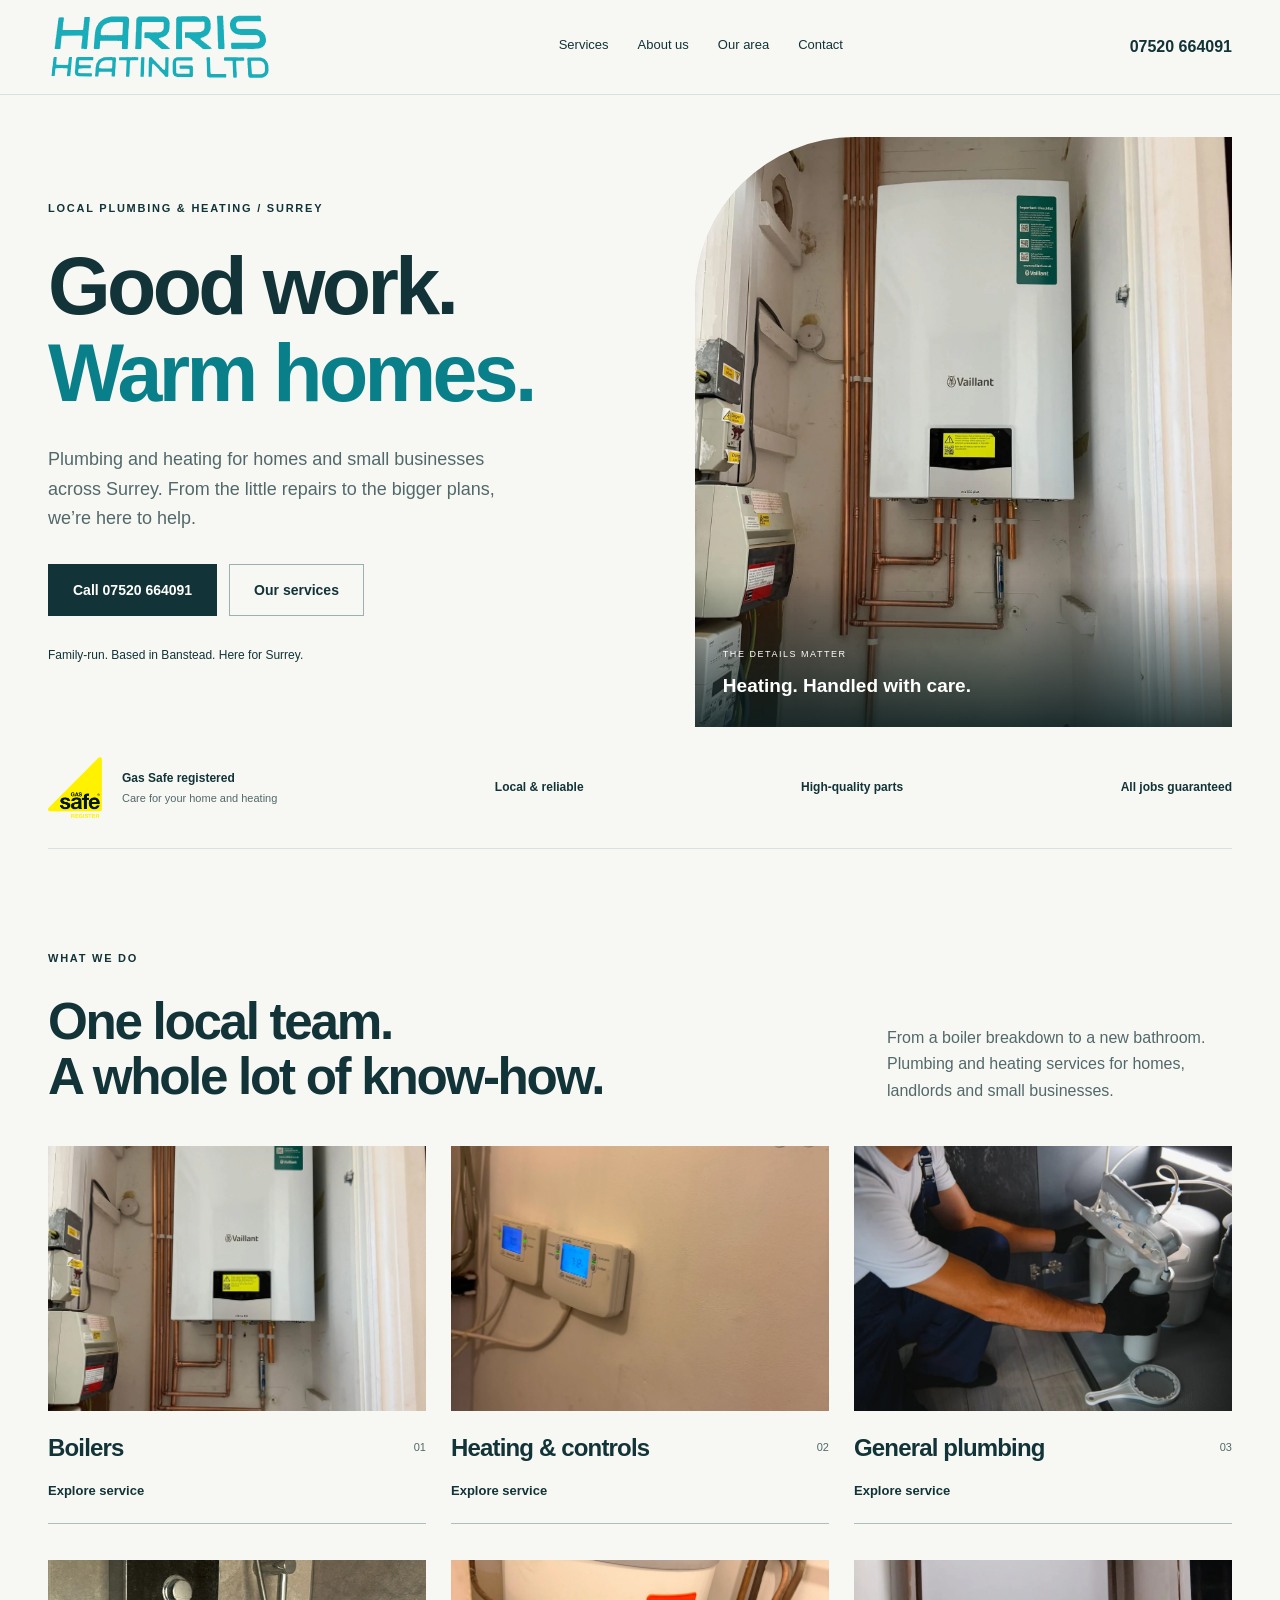
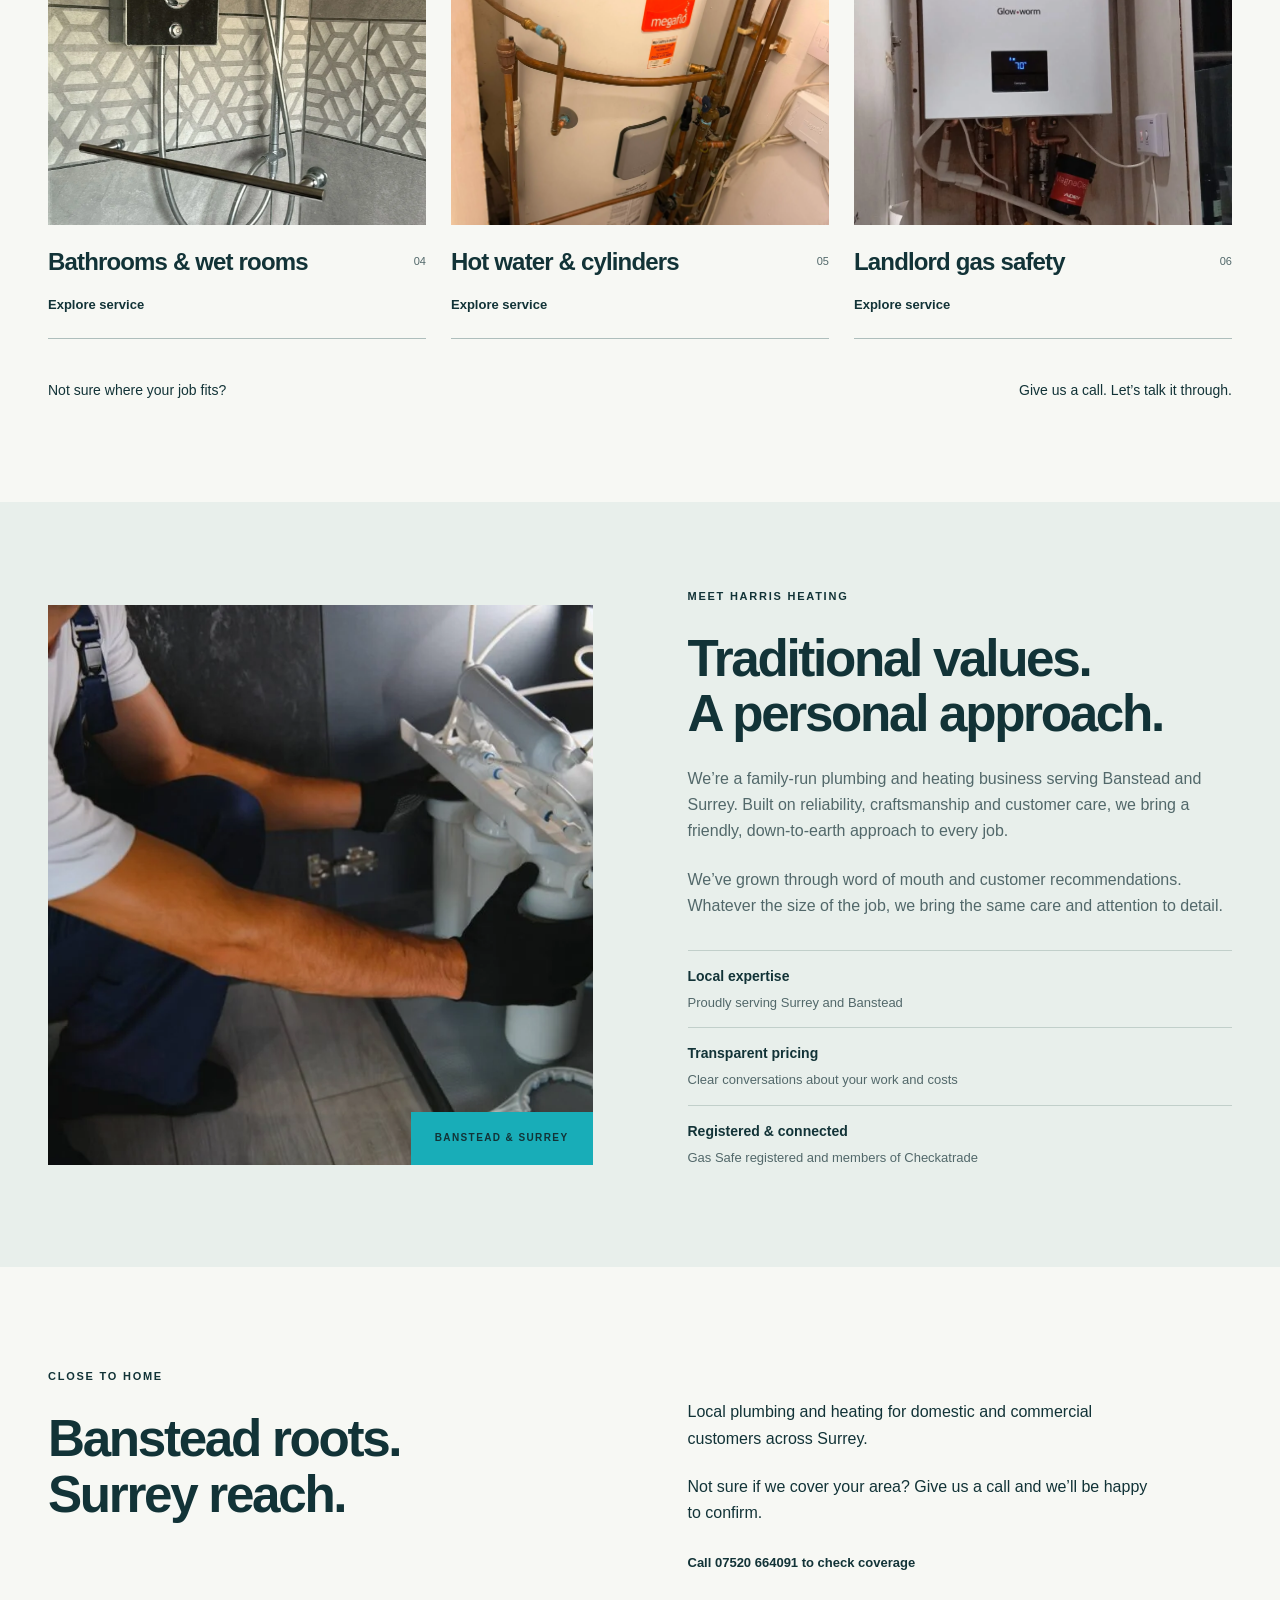
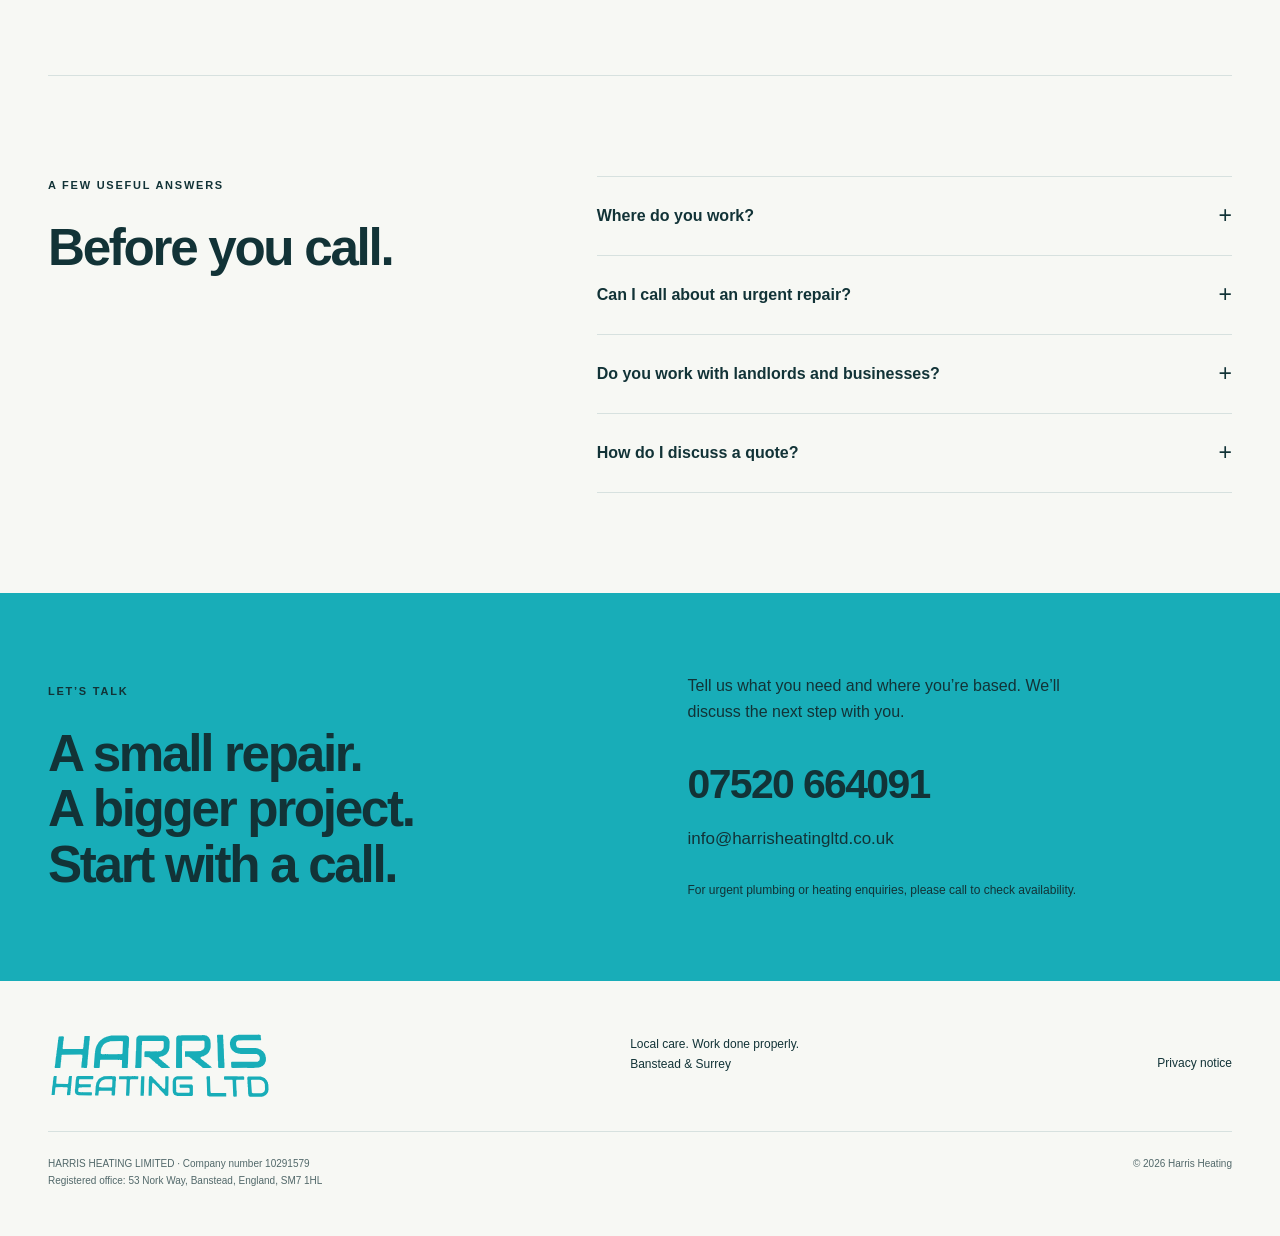
<file: index.html>
<!doctype html><html lang="en-GB"><head><meta charset="utf-8"><meta name="viewport" content="width=device-width,initial-scale=1"><meta name="theme-color" content="#18adb8"><title>Plumbing & Heating in Banstead & Surrey | Harris Heating</title><meta name="description" content="Plumbing and heating for homes and small businesses across Surrey. From the little repairs to the bigger plans, we’re here to help."><link rel="canonical" href="https://harrisheatingltd.co.uk/"><link rel="icon" href="favicon.ico" sizes="any"><link rel="icon" type="image/svg+xml" href="assets/favicon.svg"><link rel="apple-touch-icon" href="assets/apple-touch-icon.png"><link rel="stylesheet" href="style.css"><script src="script.js" defer></script></head><body data-page="home"><div id="site"><a class="skip" href="#main">Skip to content</a><header><div class="nav-wrap"><a class="brand" href="index.html" aria-label="Harris Heating home"><img class="company-logo" src="assets/harris-heating-logo.svg" alt="Harris Heating Ltd" width="1020" height="320"></a><button class="menu" aria-controls="navigation" aria-expanded="false">Menu</button><nav id="navigation" aria-label="Main navigation"><a href="index.html#services">Services</a><a href="index.html#about">About us</a><a href="index.html#areas">Our area</a><a href="#contact">Contact</a></nav><a class="nav-call" href="tel:+447520664091">07520 664091</a></div></header><main id="main"><section class="hero"><div class="wrap hero-grid"><div class="hero-copy"><p class="eyebrow">LOCAL PLUMBING & HEATING / SURREY</p><h1>Good work.<br><span>Warm homes.</span></h1><p class="lead">Plumbing and heating for homes and small businesses across Surrey. From the little repairs to the bigger plans, we’re here to help.</p><div class="actions"><a class="button" href="tel:+447520664091">Call 07520 664091</a><a class="button secondary" href="#services">Our services</a></div><p class="hero-foot">Family-run. Based in Banstead. Here for Surrey.</p></div><div class="hero-image"><img class="" src="assets/boiler-installation.webp" alt="Wall-mounted boiler with copper pipework" width="1000" height="1200" fetchpriority="high"><div class="photo-label"><span>THE DETAILS MATTER</span><strong>Heating. Handled with care.</strong></div></div></div></section><section class="trust wrap"><div><img src="assets/gas-safe-trans.png" alt="Gas Safe Register" width="106" height="120"><p><strong>Gas Safe registered</strong><span>Care for your home and heating</span></p></div><p>Local & reliable</p><p>High-quality parts</p><p>All jobs guaranteed</p></section><section class="wrap section" id="services"><div class="section-head reveal"><div><p class="eyebrow">WHAT WE DO</p><h2>One local team.<br>A whole lot of know-how.</h2></div><p>From a boiler breakdown to a new bathroom. Plumbing and heating services for homes, landlords and small businesses.</p></div><div class="services"><a class="service reveal" href="boilers.html"><img class="" src="assets/boiler-installation.webp" alt="Wall-mounted boiler with copper pipework" width="1000" height="1200" loading="lazy"><div><span class="number">01</span><h3>Boilers</h3><span class="text-link">Explore service</span></div></a><a class="service reveal" href="heating.html"><img class="" src="assets/heating-controls.webp" alt="Heating controls and system equipment" width="1000" height="1200" loading="lazy"><div><span class="number">02</span><h3>Heating & controls</h3><span class="text-link">Explore service</span></div></a><a class="service reveal" href="plumbing.html"><img class="" src="assets/plumber-working.webp" alt="Plumbing work beneath a sink" width="1000" height="1200" loading="lazy"><div><span class="number">03</span><h3>General plumbing</h3><span class="text-link">Explore service</span></div></a><a class="service reveal" href="bathrooms.html"><img class="" src="assets/bathroom-shower.webp" alt="Shower installation with patterned wall tiles" width="1000" height="1200" loading="lazy"><div><span class="number">04</span><h3>Bathrooms & wet rooms</h3><span class="text-link">Explore service</span></div></a><a class="service reveal" href="hot-water.html"><img class="" src="assets/hot-water-system.webp" alt="Hot water cylinder and associated copper pipework" width="1000" height="1200" loading="lazy"><div><span class="number">05</span><h3>Hot water & cylinders</h3><span class="text-link">Explore service</span></div></a><a class="service reveal" href="gas-safety.html"><img class="" src="assets/boiler-service.webp" alt="Gas boiler and connected pipework" width="1000" height="1200" loading="lazy"><div><span class="number">06</span><h3>Landlord gas safety</h3><span class="text-link">Explore service</span></div></a></div><div class="service-note"><p>Not sure where your job fits?</p><a href="tel:+447520664091">Give us a call. Let’s talk it through.</a></div></section><section class="about" id="about"><div class="wrap about-grid"><div class="about-photo reveal"><img class="" src="assets/plumber-working.webp" alt="Plumbing work beneath a sink" width="1000" height="1200" loading="lazy"><span>BANSTEAD & SURREY</span></div><div class="reveal"><p class="eyebrow">MEET HARRIS HEATING</p><h2>Traditional values.<br>A personal approach.</h2><p>We’re a family-run plumbing and heating business serving Banstead and Surrey. Built on reliability, craftsmanship and customer care, we bring a friendly, down-to-earth approach to every job.</p><p>We’ve grown through word of mouth and customer recommendations. Whatever the size of the job, we bring the same care and attention to detail.</p><dl><div><dt>Local expertise</dt><dd>Proudly serving Surrey and Banstead</dd></div><div><dt>Transparent pricing</dt><dd>Clear conversations about your work and costs</dd></div><div><dt>Registered & connected</dt><dd>Gas Safe registered and members of Checkatrade</dd></div></dl></div></div></section><section class="wrap areas section" id="areas"><div class="reveal"><p class="eyebrow">CLOSE TO HOME</p><h2>Banstead roots.<br>Surrey reach.</h2></div><div class="reveal"><p>Local plumbing and heating for domestic and commercial customers across Surrey.</p><p>Not sure if we cover your area? Give us a call and we’ll be happy to confirm.</p><a class="text-link" href="tel:+447520664091">Call 07520 664091 to check coverage</a></div></section><section class="faq wrap section"><div><p class="eyebrow">A FEW USEFUL ANSWERS</p><h2>Before you call.</h2></div><div><details><summary>Where do you work?<span aria-hidden="true">+</span></summary><p>We serve domestic and commercial customers across Surrey, including Banstead. Contact us with your postcode to discuss your job.</p></details><details><summary>Can I call about an urgent repair?<span aria-hidden="true">+</span></summary><p>Yes, emergency call outs are among our services. Please call to discuss the issue and confirm current availability.</p></details><details><summary>Do you work with landlords and businesses?<span aria-hidden="true">+</span></summary><p>Yes. We work with homeowners, landlords and small businesses, including landlord gas safety checks.</p></details><details><summary>How do I discuss a quote?<span aria-hidden="true">+</span></summary><p>Call or email with your postcode and a brief description of the work. For an installation, photos and details of your existing system are useful.</p></details></div></section><section class="contact" id="contact"><div class="wrap contact-grid"><div><p class="eyebrow">LET’S TALK</p><h2>A small repair.<br>A bigger project.<br>Start with a call.</h2></div><div><p>Tell us what you need and where you’re based. We’ll discuss the next step with you.</p><a class="big-phone" href="tel:+447520664091">07520 664091</a><a class="email" href="mailto:info@harrisheatingltd.co.uk">info@harrisheatingltd.co.uk</a><p class="small">For urgent plumbing or heating enquiries, please call to check availability.</p></div></div></section></main><footer class="wrap"><div class="footer-top"><a class="brand" href="index.html"><img class="company-logo" src="assets/harris-heating-logo.svg" alt="Harris Heating Ltd" width="1020" height="320" loading="lazy"></a><p>Local care. Work done properly.<br>Banstead & Surrey</p><a href="privacy.html">Privacy notice</a></div><div class="legal"><p>HARRIS HEATING LIMITED · Company number 10291579<br>Registered office: 53 Nork Way, Banstead, England, SM7 1HL</p><p>© 2026 Harris Heating</p></div></footer><div class="mobile-call"><a class="button" href="tel:+447520664091">Call 07520 664091</a></div></div></body></html>
</file>
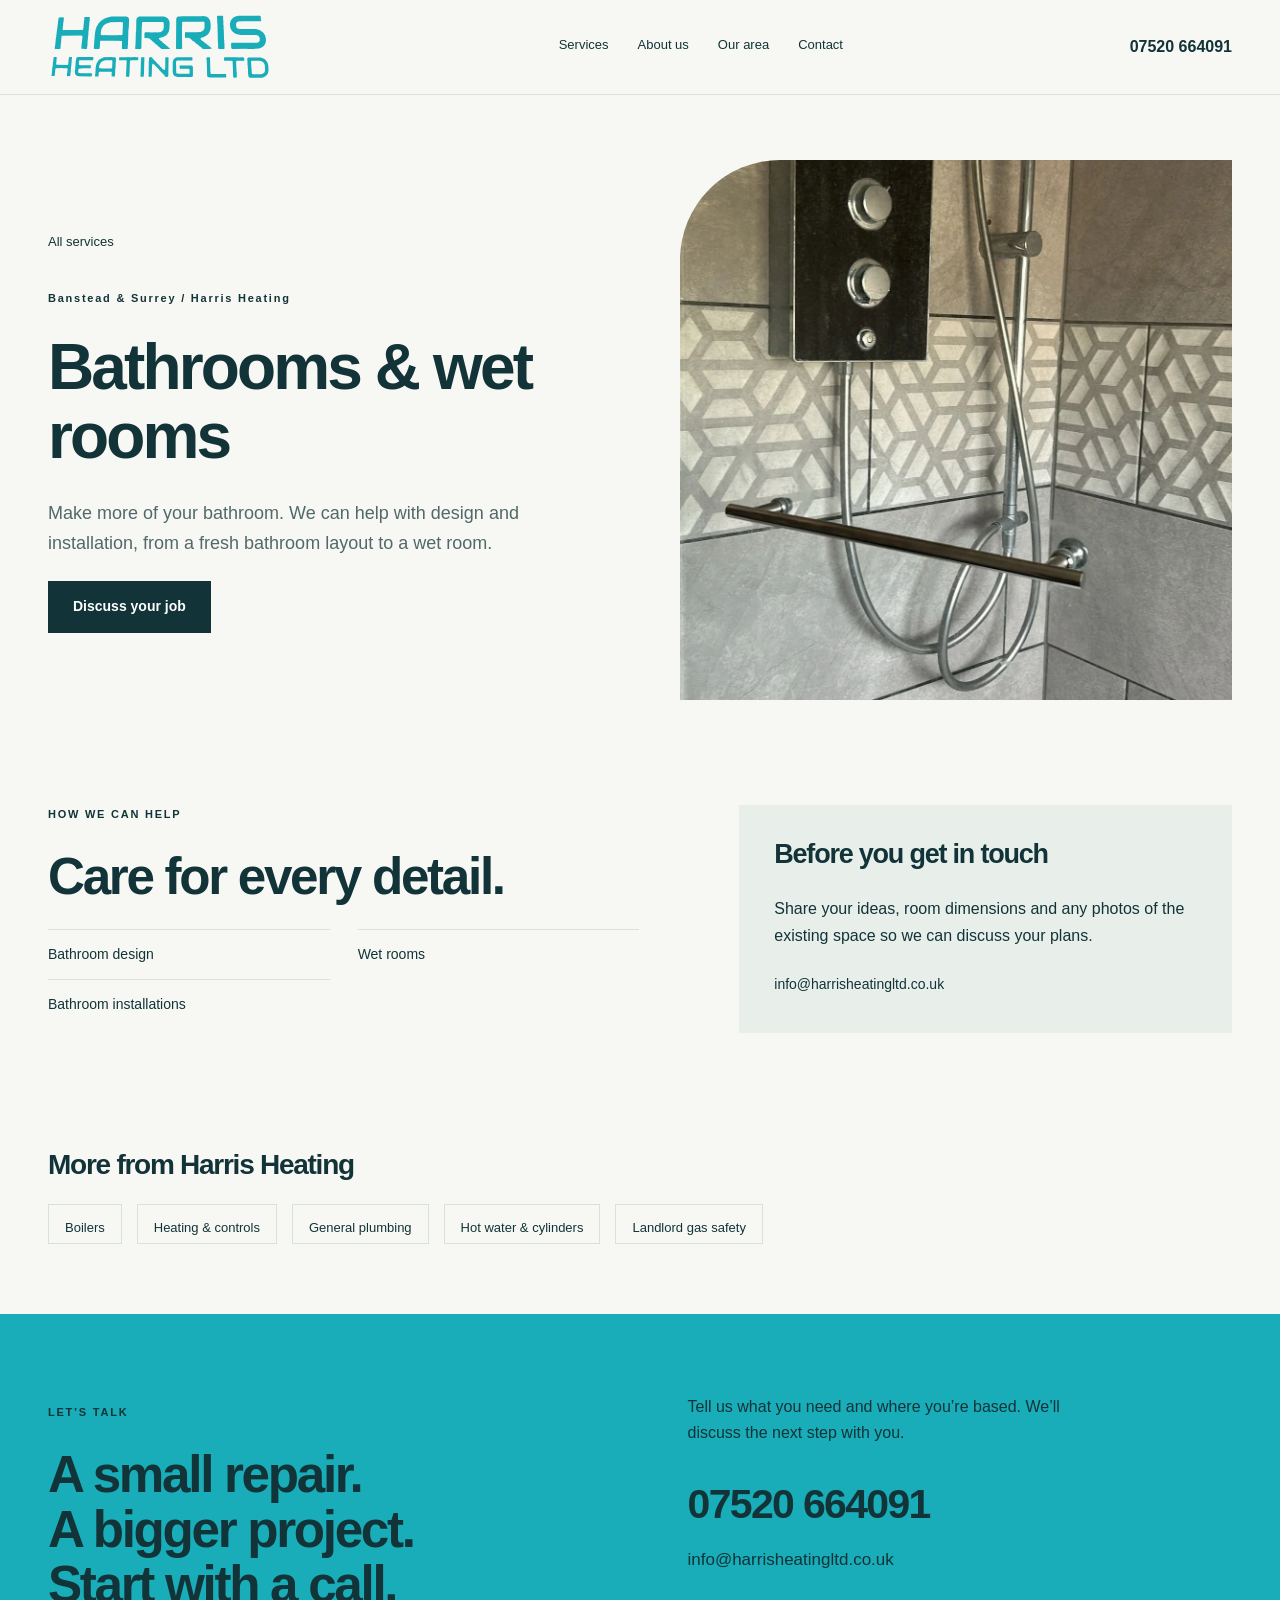
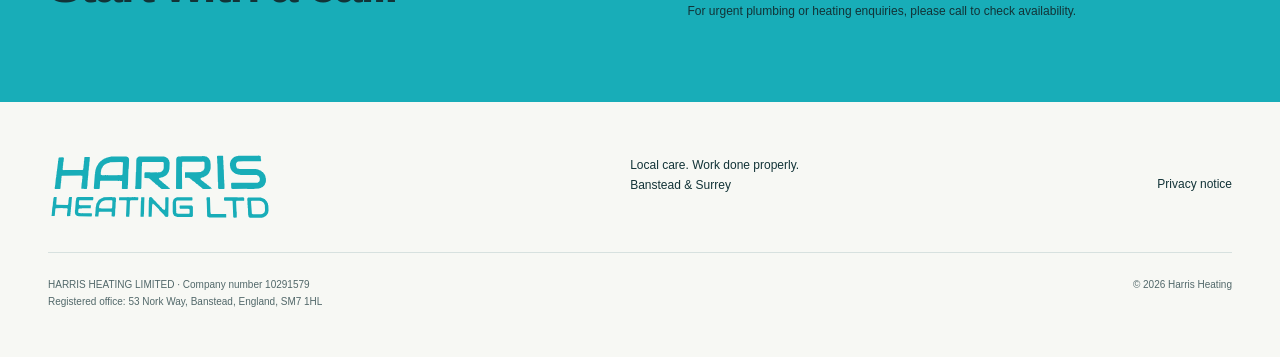
<file: bathrooms.html>
<!doctype html><html lang="en-GB"><head><meta charset="utf-8"><meta name="viewport" content="width=device-width,initial-scale=1"><meta name="theme-color" content="#18adb8"><title>Bathrooms & wet rooms in Surrey | Harris Heating</title><meta name="description" content="Make more of your bathroom. We can help with design and installation, from a fresh bathroom layout to a wet room."><link rel="canonical" href="https://harrisheatingltd.co.uk/bathrooms.html"><link rel="icon" href="favicon.ico" sizes="any"><link rel="icon" type="image/svg+xml" href="assets/favicon.svg"><link rel="apple-touch-icon" href="assets/apple-touch-icon.png"><link rel="stylesheet" href="style.css"><script src="script.js" defer></script></head><body data-page="bathrooms"><div id="site"><a class="skip" href="#main">Skip to content</a><header><div class="nav-wrap"><a class="brand" href="index.html" aria-label="Harris Heating home"><img class="company-logo" src="assets/harris-heating-logo.svg" alt="Harris Heating Ltd" width="1020" height="320"></a><button class="menu" aria-controls="navigation" aria-expanded="false">Menu</button><nav id="navigation" aria-label="Main navigation"><a href="index.html#services">Services</a><a href="index.html#about">About us</a><a href="index.html#areas">Our area</a><a href="#contact">Contact</a></nav><a class="nav-call" href="tel:+447520664091">07520 664091</a></div></header><main id="main"><section class="wrap detail-hero"><div><a class="back" href="index.html#services">All services</a><p class="eyebrow">Banstead & Surrey / Harris Heating</p><h1>Bathrooms & wet rooms</h1><p class="lead">Make more of your bathroom. We can help with design and installation, from a fresh bathroom layout to a wet room.</p><a class="button" href="tel:+447520664091">Discuss your job</a></div><img class="detail-photo" src="assets/bathroom-shower.webp" alt="Shower installation with patterned wall tiles" width="1000" height="1200" fetchpriority="high"></section><section class="wrap detail-body"><div><p class="eyebrow">HOW WE CAN HELP</p><h2>Care for every detail.</h2><ul class="service-list"><li>Bathroom design</li><li>Bathroom installations</li><li>Wet rooms</li></ul></div><aside><h3>Before you get in touch</h3><p>Share your ideas, room dimensions and any photos of the existing space so we can discuss your plans.</p><a href="mailto:info@harrisheatingltd.co.uk">info@harrisheatingltd.co.uk</a></aside></section><section class="wrap other"><h2>More from Harris Heating</h2><div class="related"><a href="boilers.html">Boilers</a><a href="heating.html">Heating & controls</a><a href="plumbing.html">General plumbing</a><a href="hot-water.html">Hot water & cylinders</a><a href="gas-safety.html">Landlord gas safety</a></div></section><section class="contact" id="contact"><div class="wrap contact-grid"><div><p class="eyebrow">LET’S TALK</p><h2>A small repair.<br>A bigger project.<br>Start with a call.</h2></div><div><p>Tell us what you need and where you’re based. We’ll discuss the next step with you.</p><a class="big-phone" href="tel:+447520664091">07520 664091</a><a class="email" href="mailto:info@harrisheatingltd.co.uk">info@harrisheatingltd.co.uk</a><p class="small">For urgent plumbing or heating enquiries, please call to check availability.</p></div></div></section></main><footer class="wrap"><div class="footer-top"><a class="brand" href="index.html"><img class="company-logo" src="assets/harris-heating-logo.svg" alt="Harris Heating Ltd" width="1020" height="320" loading="lazy"></a><p>Local care. Work done properly.<br>Banstead & Surrey</p><a href="privacy.html">Privacy notice</a></div><div class="legal"><p>HARRIS HEATING LIMITED · Company number 10291579<br>Registered office: 53 Nork Way, Banstead, England, SM7 1HL</p><p>© 2026 Harris Heating</p></div></footer><div class="mobile-call"><a class="button" href="tel:+447520664091">Call 07520 664091</a></div></div></body></html>
</file>
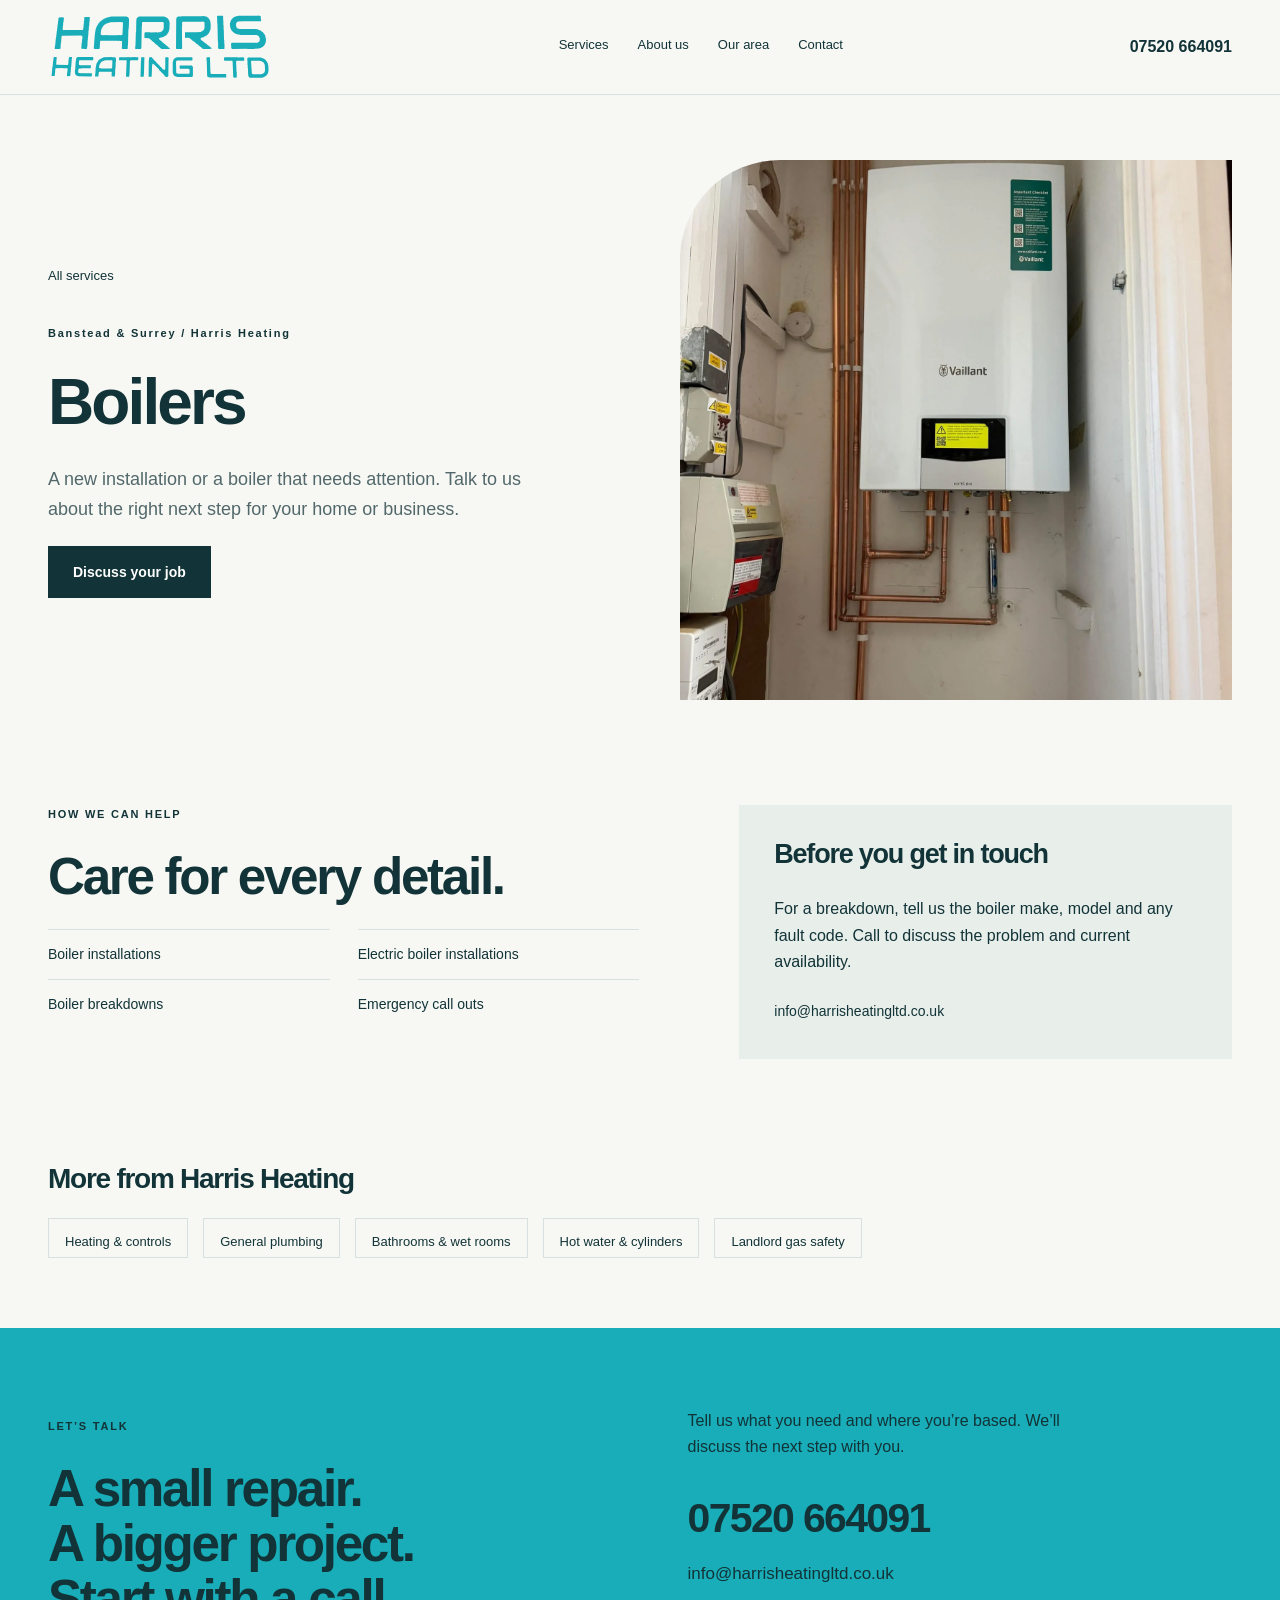
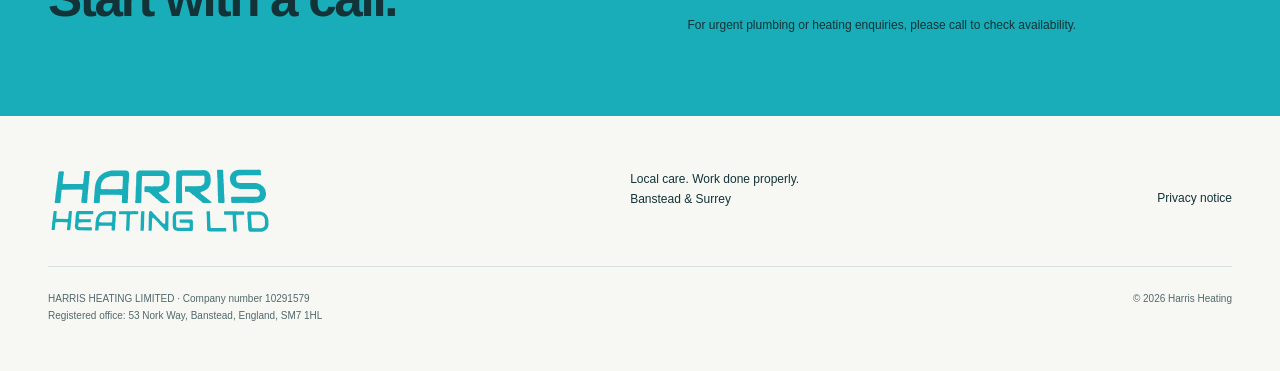
<file: boilers.html>
<!doctype html><html lang="en-GB"><head><meta charset="utf-8"><meta name="viewport" content="width=device-width,initial-scale=1"><meta name="theme-color" content="#18adb8"><title>Boilers in Surrey | Harris Heating</title><meta name="description" content="A new installation or a boiler that needs attention. Talk to us about the right next step for your home or business."><link rel="canonical" href="https://harrisheatingltd.co.uk/boilers.html"><link rel="icon" href="favicon.ico" sizes="any"><link rel="icon" type="image/svg+xml" href="assets/favicon.svg"><link rel="apple-touch-icon" href="assets/apple-touch-icon.png"><link rel="stylesheet" href="style.css"><script src="script.js" defer></script></head><body data-page="boilers"><div id="site"><a class="skip" href="#main">Skip to content</a><header><div class="nav-wrap"><a class="brand" href="index.html" aria-label="Harris Heating home"><img class="company-logo" src="assets/harris-heating-logo.svg" alt="Harris Heating Ltd" width="1020" height="320"></a><button class="menu" aria-controls="navigation" aria-expanded="false">Menu</button><nav id="navigation" aria-label="Main navigation"><a href="index.html#services">Services</a><a href="index.html#about">About us</a><a href="index.html#areas">Our area</a><a href="#contact">Contact</a></nav><a class="nav-call" href="tel:+447520664091">07520 664091</a></div></header><main id="main"><section class="wrap detail-hero"><div><a class="back" href="index.html#services">All services</a><p class="eyebrow">Banstead & Surrey / Harris Heating</p><h1>Boilers</h1><p class="lead">A new installation or a boiler that needs attention. Talk to us about the right next step for your home or business.</p><a class="button" href="tel:+447520664091">Discuss your job</a></div><img class="detail-photo" src="assets/boiler-installation.webp" alt="Wall-mounted boiler with copper pipework" width="1000" height="1200" fetchpriority="high"></section><section class="wrap detail-body"><div><p class="eyebrow">HOW WE CAN HELP</p><h2>Care for every detail.</h2><ul class="service-list"><li>Boiler installations</li><li>Boiler breakdowns</li><li>Electric boiler installations</li><li>Emergency call outs</li></ul></div><aside><h3>Before you get in touch</h3><p>For a breakdown, tell us the boiler make, model and any fault code. Call to discuss the problem and current availability.</p><a href="mailto:info@harrisheatingltd.co.uk">info@harrisheatingltd.co.uk</a></aside></section><section class="wrap other"><h2>More from Harris Heating</h2><div class="related"><a href="heating.html">Heating & controls</a><a href="plumbing.html">General plumbing</a><a href="bathrooms.html">Bathrooms & wet rooms</a><a href="hot-water.html">Hot water & cylinders</a><a href="gas-safety.html">Landlord gas safety</a></div></section><section class="contact" id="contact"><div class="wrap contact-grid"><div><p class="eyebrow">LET’S TALK</p><h2>A small repair.<br>A bigger project.<br>Start with a call.</h2></div><div><p>Tell us what you need and where you’re based. We’ll discuss the next step with you.</p><a class="big-phone" href="tel:+447520664091">07520 664091</a><a class="email" href="mailto:info@harrisheatingltd.co.uk">info@harrisheatingltd.co.uk</a><p class="small">For urgent plumbing or heating enquiries, please call to check availability.</p></div></div></section></main><footer class="wrap"><div class="footer-top"><a class="brand" href="index.html"><img class="company-logo" src="assets/harris-heating-logo.svg" alt="Harris Heating Ltd" width="1020" height="320" loading="lazy"></a><p>Local care. Work done properly.<br>Banstead & Surrey</p><a href="privacy.html">Privacy notice</a></div><div class="legal"><p>HARRIS HEATING LIMITED · Company number 10291579<br>Registered office: 53 Nork Way, Banstead, England, SM7 1HL</p><p>© 2026 Harris Heating</p></div></footer><div class="mobile-call"><a class="button" href="tel:+447520664091">Call 07520 664091</a></div></div></body></html>
</file>
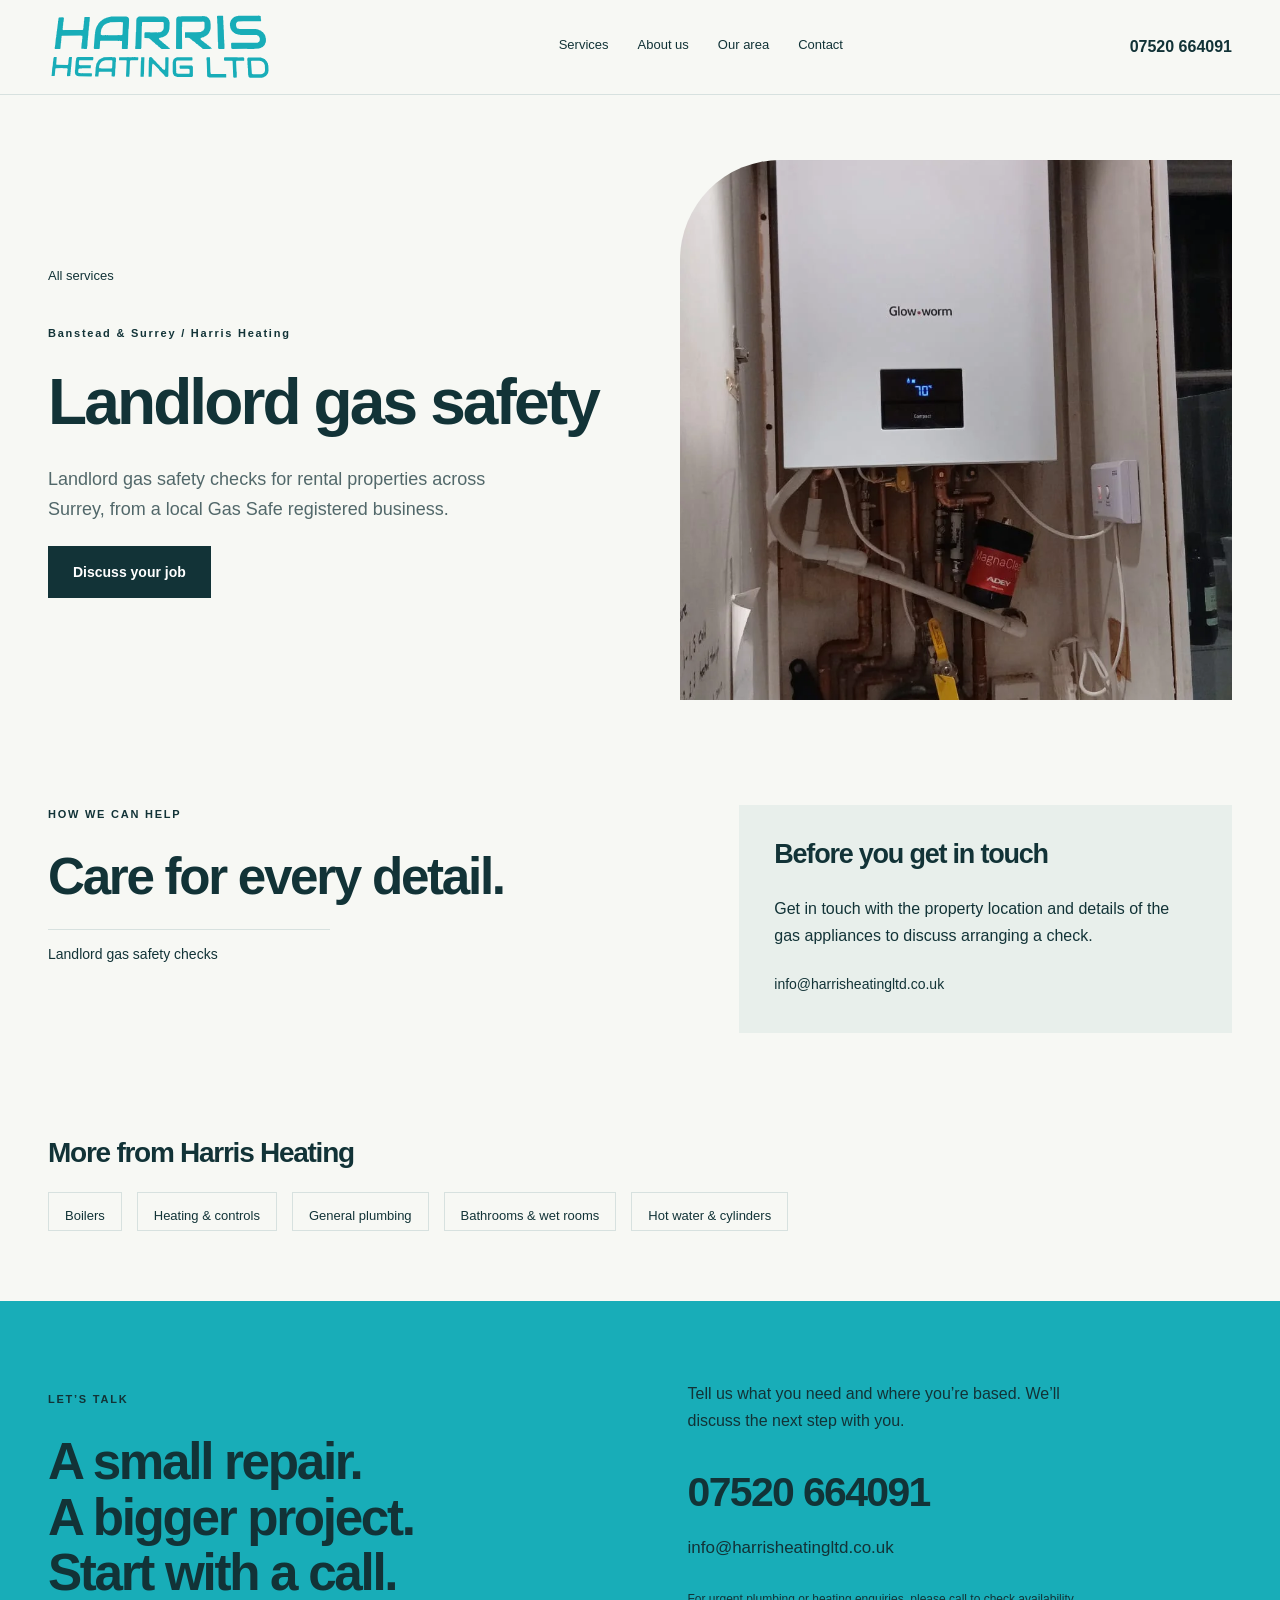
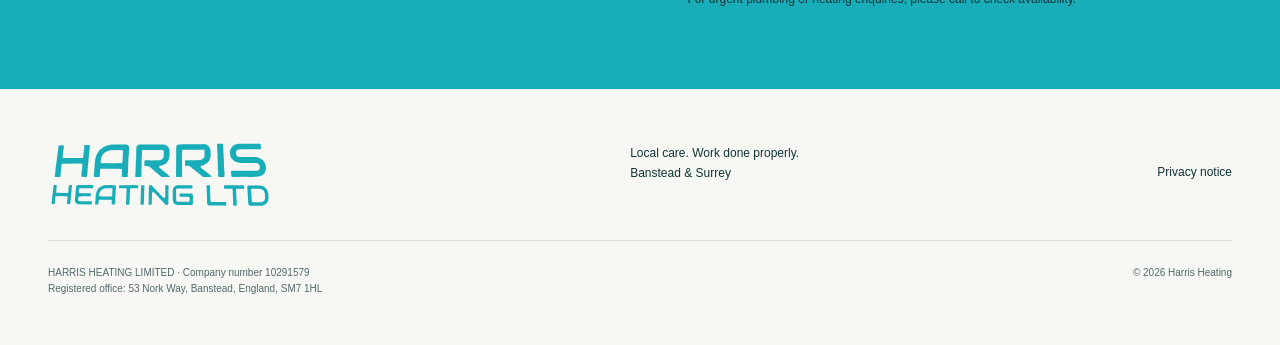
<file: gas-safety.html>
<!doctype html><html lang="en-GB"><head><meta charset="utf-8"><meta name="viewport" content="width=device-width,initial-scale=1"><meta name="theme-color" content="#18adb8"><title>Landlord gas safety in Surrey | Harris Heating</title><meta name="description" content="Landlord gas safety checks for rental properties across Surrey, from a local Gas Safe registered business."><link rel="canonical" href="https://harrisheatingltd.co.uk/gas-safety.html"><link rel="icon" href="favicon.ico" sizes="any"><link rel="icon" type="image/svg+xml" href="assets/favicon.svg"><link rel="apple-touch-icon" href="assets/apple-touch-icon.png"><link rel="stylesheet" href="style.css"><script src="script.js" defer></script></head><body data-page="gas-safety"><div id="site"><a class="skip" href="#main">Skip to content</a><header><div class="nav-wrap"><a class="brand" href="index.html" aria-label="Harris Heating home"><img class="company-logo" src="assets/harris-heating-logo.svg" alt="Harris Heating Ltd" width="1020" height="320"></a><button class="menu" aria-controls="navigation" aria-expanded="false">Menu</button><nav id="navigation" aria-label="Main navigation"><a href="index.html#services">Services</a><a href="index.html#about">About us</a><a href="index.html#areas">Our area</a><a href="#contact">Contact</a></nav><a class="nav-call" href="tel:+447520664091">07520 664091</a></div></header><main id="main"><section class="wrap detail-hero"><div><a class="back" href="index.html#services">All services</a><p class="eyebrow">Banstead & Surrey / Harris Heating</p><h1>Landlord gas safety</h1><p class="lead">Landlord gas safety checks for rental properties across Surrey, from a local Gas Safe registered business.</p><a class="button" href="tel:+447520664091">Discuss your job</a></div><img class="detail-photo" src="assets/boiler-service.webp" alt="Gas boiler and connected pipework" width="1000" height="1200" fetchpriority="high"></section><section class="wrap detail-body"><div><p class="eyebrow">HOW WE CAN HELP</p><h2>Care for every detail.</h2><ul class="service-list"><li>Landlord gas safety checks</li></ul></div><aside><h3>Before you get in touch</h3><p>Get in touch with the property location and details of the gas appliances to discuss arranging a check.</p><a href="mailto:info@harrisheatingltd.co.uk">info@harrisheatingltd.co.uk</a></aside></section><section class="wrap other"><h2>More from Harris Heating</h2><div class="related"><a href="boilers.html">Boilers</a><a href="heating.html">Heating & controls</a><a href="plumbing.html">General plumbing</a><a href="bathrooms.html">Bathrooms & wet rooms</a><a href="hot-water.html">Hot water & cylinders</a></div></section><section class="contact" id="contact"><div class="wrap contact-grid"><div><p class="eyebrow">LET’S TALK</p><h2>A small repair.<br>A bigger project.<br>Start with a call.</h2></div><div><p>Tell us what you need and where you’re based. We’ll discuss the next step with you.</p><a class="big-phone" href="tel:+447520664091">07520 664091</a><a class="email" href="mailto:info@harrisheatingltd.co.uk">info@harrisheatingltd.co.uk</a><p class="small">For urgent plumbing or heating enquiries, please call to check availability.</p></div></div></section></main><footer class="wrap"><div class="footer-top"><a class="brand" href="index.html"><img class="company-logo" src="assets/harris-heating-logo.svg" alt="Harris Heating Ltd" width="1020" height="320" loading="lazy"></a><p>Local care. Work done properly.<br>Banstead & Surrey</p><a href="privacy.html">Privacy notice</a></div><div class="legal"><p>HARRIS HEATING LIMITED · Company number 10291579<br>Registered office: 53 Nork Way, Banstead, England, SM7 1HL</p><p>© 2026 Harris Heating</p></div></footer><div class="mobile-call"><a class="button" href="tel:+447520664091">Call 07520 664091</a></div></div></body></html>
</file>
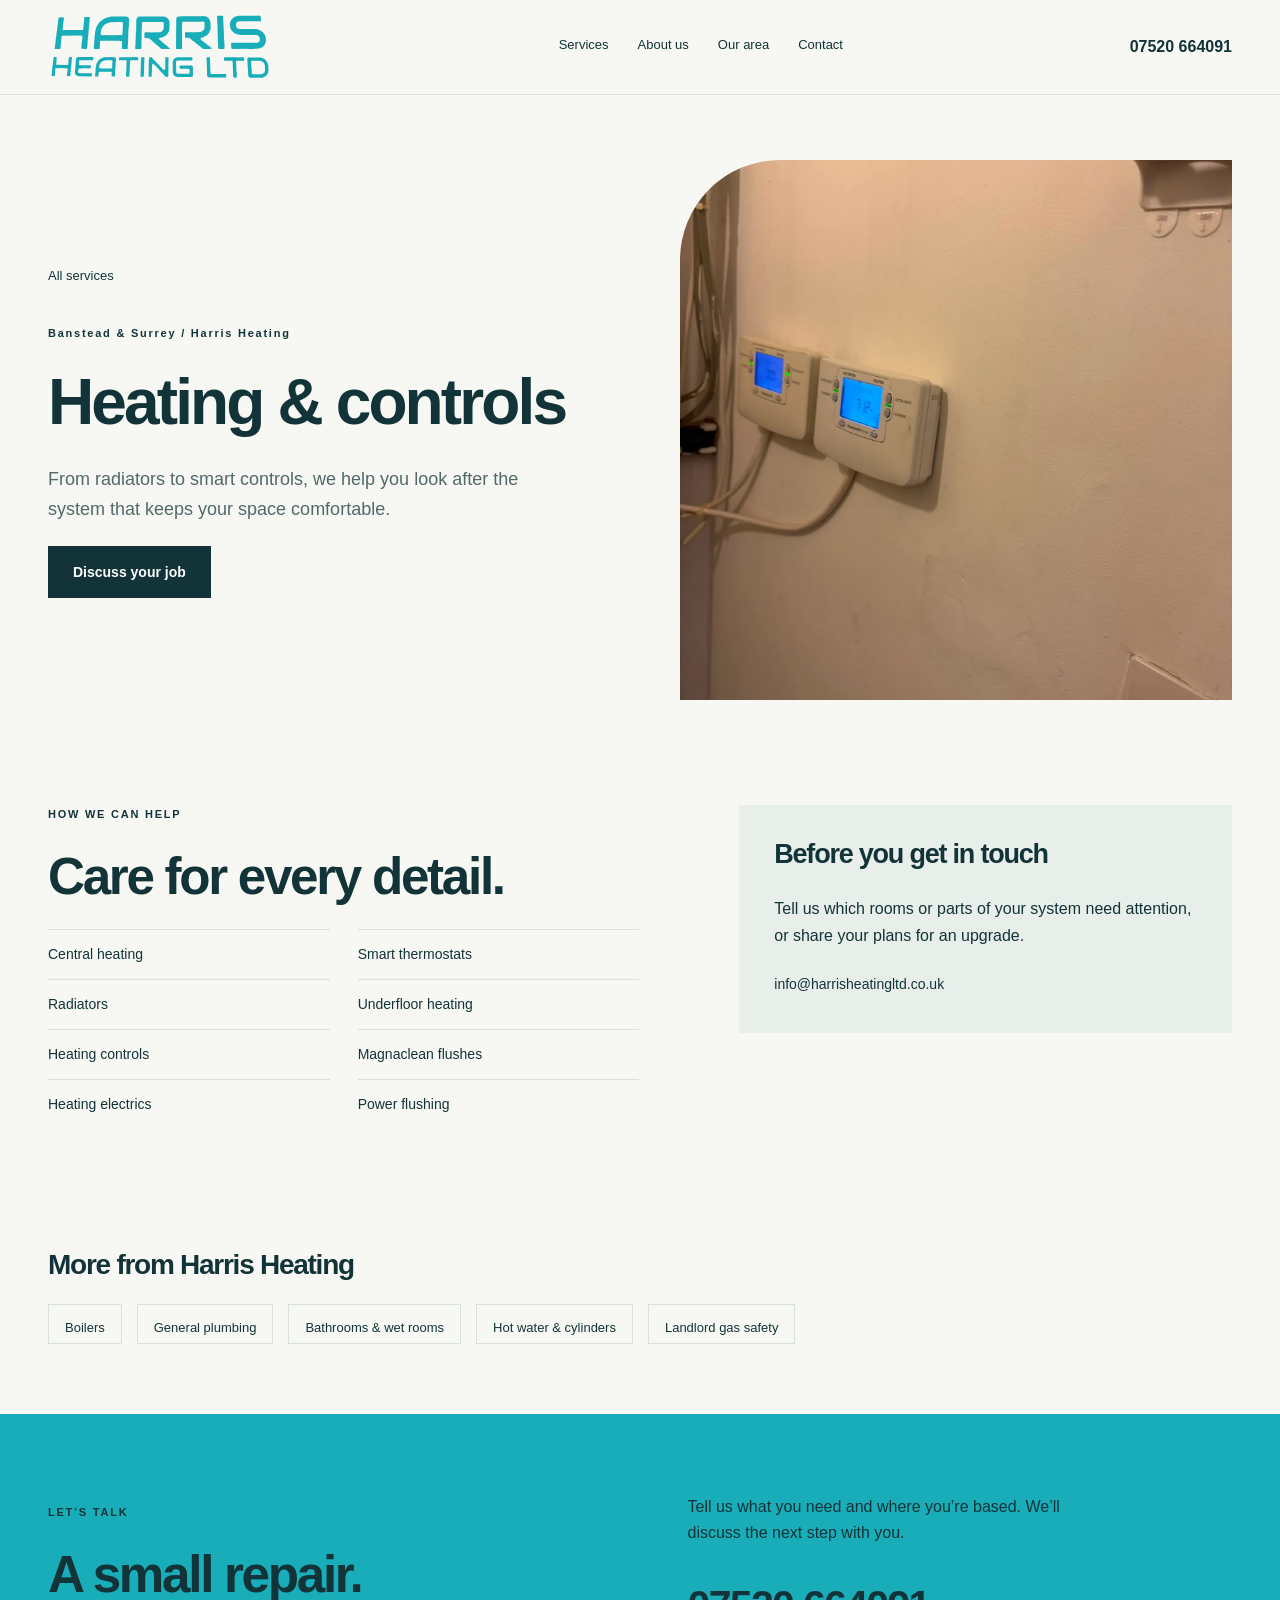
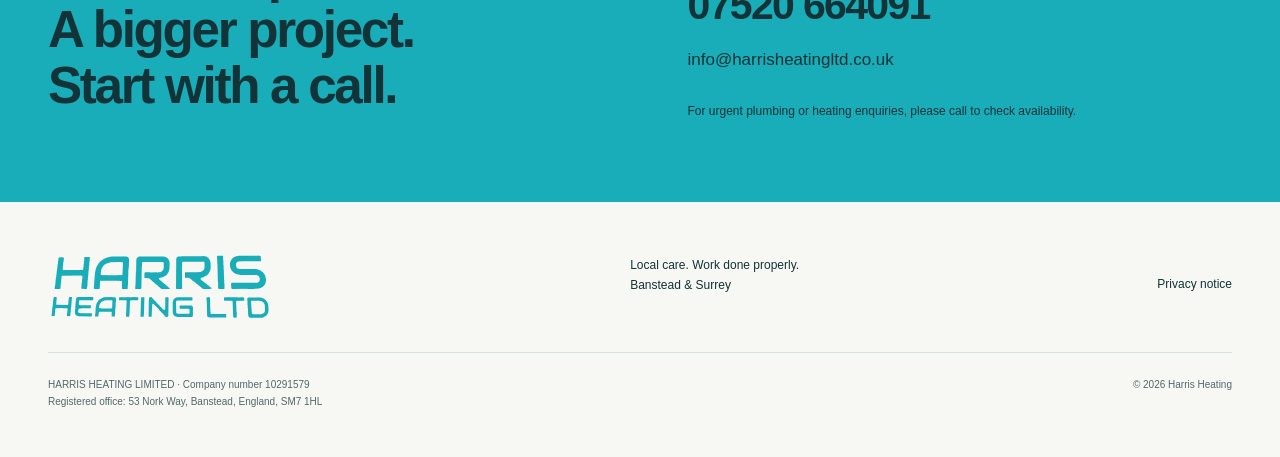
<file: heating.html>
<!doctype html><html lang="en-GB"><head><meta charset="utf-8"><meta name="viewport" content="width=device-width,initial-scale=1"><meta name="theme-color" content="#18adb8"><title>Heating & controls in Surrey | Harris Heating</title><meta name="description" content="From radiators to smart controls, we help you look after the system that keeps your space comfortable."><link rel="canonical" href="https://harrisheatingltd.co.uk/heating.html"><link rel="icon" href="favicon.ico" sizes="any"><link rel="icon" type="image/svg+xml" href="assets/favicon.svg"><link rel="apple-touch-icon" href="assets/apple-touch-icon.png"><link rel="stylesheet" href="style.css"><script src="script.js" defer></script></head><body data-page="heating"><div id="site"><a class="skip" href="#main">Skip to content</a><header><div class="nav-wrap"><a class="brand" href="index.html" aria-label="Harris Heating home"><img class="company-logo" src="assets/harris-heating-logo.svg" alt="Harris Heating Ltd" width="1020" height="320"></a><button class="menu" aria-controls="navigation" aria-expanded="false">Menu</button><nav id="navigation" aria-label="Main navigation"><a href="index.html#services">Services</a><a href="index.html#about">About us</a><a href="index.html#areas">Our area</a><a href="#contact">Contact</a></nav><a class="nav-call" href="tel:+447520664091">07520 664091</a></div></header><main id="main"><section class="wrap detail-hero"><div><a class="back" href="index.html#services">All services</a><p class="eyebrow">Banstead & Surrey / Harris Heating</p><h1>Heating & controls</h1><p class="lead">From radiators to smart controls, we help you look after the system that keeps your space comfortable.</p><a class="button" href="tel:+447520664091">Discuss your job</a></div><img class="detail-photo" src="assets/heating-controls.webp" alt="Heating controls and system equipment" width="1000" height="1200" fetchpriority="high"></section><section class="wrap detail-body"><div><p class="eyebrow">HOW WE CAN HELP</p><h2>Care for every detail.</h2><ul class="service-list"><li>Central heating</li><li>Radiators</li><li>Heating controls</li><li>Heating electrics</li><li>Smart thermostats</li><li>Underfloor heating</li><li>Magnaclean flushes</li><li>Power flushing</li></ul></div><aside><h3>Before you get in touch</h3><p>Tell us which rooms or parts of your system need attention, or share your plans for an upgrade.</p><a href="mailto:info@harrisheatingltd.co.uk">info@harrisheatingltd.co.uk</a></aside></section><section class="wrap other"><h2>More from Harris Heating</h2><div class="related"><a href="boilers.html">Boilers</a><a href="plumbing.html">General plumbing</a><a href="bathrooms.html">Bathrooms & wet rooms</a><a href="hot-water.html">Hot water & cylinders</a><a href="gas-safety.html">Landlord gas safety</a></div></section><section class="contact" id="contact"><div class="wrap contact-grid"><div><p class="eyebrow">LET’S TALK</p><h2>A small repair.<br>A bigger project.<br>Start with a call.</h2></div><div><p>Tell us what you need and where you’re based. We’ll discuss the next step with you.</p><a class="big-phone" href="tel:+447520664091">07520 664091</a><a class="email" href="mailto:info@harrisheatingltd.co.uk">info@harrisheatingltd.co.uk</a><p class="small">For urgent plumbing or heating enquiries, please call to check availability.</p></div></div></section></main><footer class="wrap"><div class="footer-top"><a class="brand" href="index.html"><img class="company-logo" src="assets/harris-heating-logo.svg" alt="Harris Heating Ltd" width="1020" height="320" loading="lazy"></a><p>Local care. Work done properly.<br>Banstead & Surrey</p><a href="privacy.html">Privacy notice</a></div><div class="legal"><p>HARRIS HEATING LIMITED · Company number 10291579<br>Registered office: 53 Nork Way, Banstead, England, SM7 1HL</p><p>© 2026 Harris Heating</p></div></footer><div class="mobile-call"><a class="button" href="tel:+447520664091">Call 07520 664091</a></div></div></body></html>
</file>
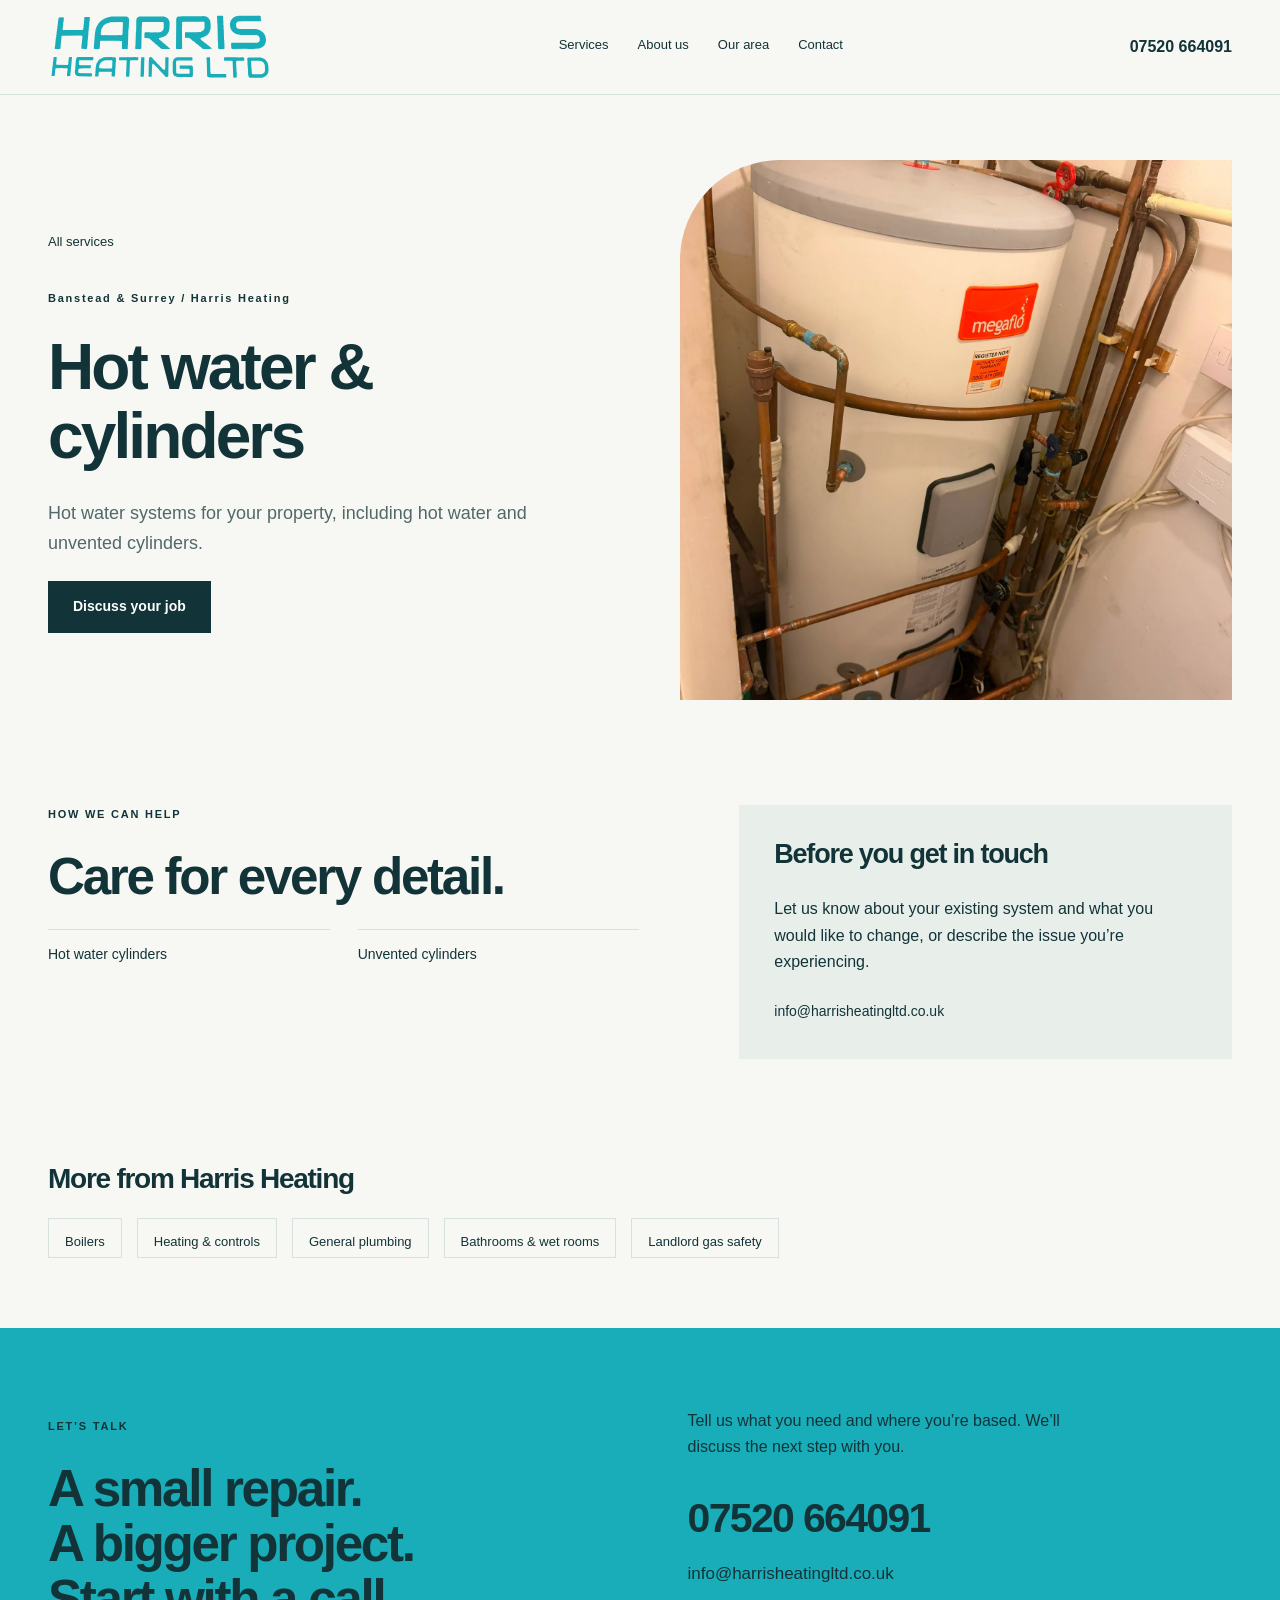
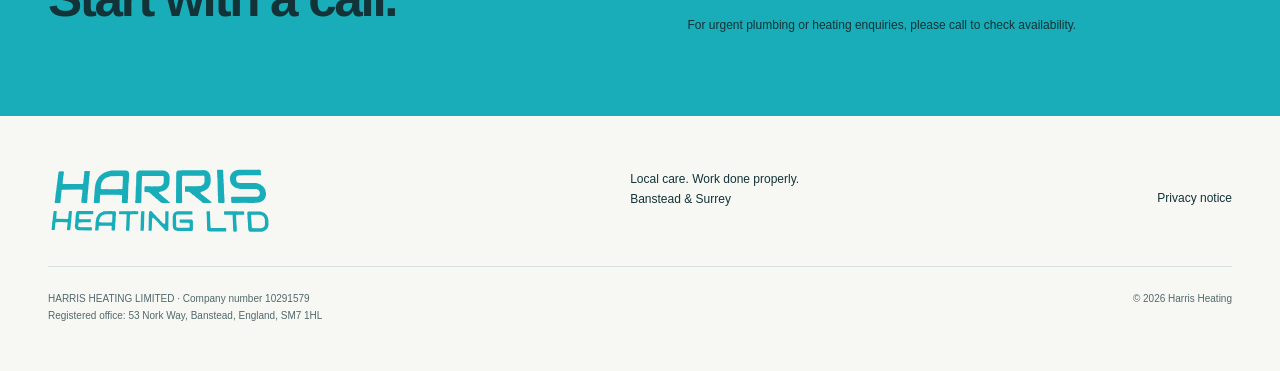
<file: hot-water.html>
<!doctype html><html lang="en-GB"><head><meta charset="utf-8"><meta name="viewport" content="width=device-width,initial-scale=1"><meta name="theme-color" content="#18adb8"><title>Hot water & cylinders in Surrey | Harris Heating</title><meta name="description" content="Hot water systems for your property, including hot water and unvented cylinders."><link rel="canonical" href="https://harrisheatingltd.co.uk/hot-water.html"><link rel="icon" href="favicon.ico" sizes="any"><link rel="icon" type="image/svg+xml" href="assets/favicon.svg"><link rel="apple-touch-icon" href="assets/apple-touch-icon.png"><link rel="stylesheet" href="style.css"><script src="script.js" defer></script></head><body data-page="hot-water"><div id="site"><a class="skip" href="#main">Skip to content</a><header><div class="nav-wrap"><a class="brand" href="index.html" aria-label="Harris Heating home"><img class="company-logo" src="assets/harris-heating-logo.svg" alt="Harris Heating Ltd" width="1020" height="320"></a><button class="menu" aria-controls="navigation" aria-expanded="false">Menu</button><nav id="navigation" aria-label="Main navigation"><a href="index.html#services">Services</a><a href="index.html#about">About us</a><a href="index.html#areas">Our area</a><a href="#contact">Contact</a></nav><a class="nav-call" href="tel:+447520664091">07520 664091</a></div></header><main id="main"><section class="wrap detail-hero"><div><a class="back" href="index.html#services">All services</a><p class="eyebrow">Banstead & Surrey / Harris Heating</p><h1>Hot water & cylinders</h1><p class="lead">Hot water systems for your property, including hot water and unvented cylinders.</p><a class="button" href="tel:+447520664091">Discuss your job</a></div><img class="detail-photo" src="assets/hot-water-system.webp" alt="Hot water cylinder and associated copper pipework" width="1000" height="1200" fetchpriority="high"></section><section class="wrap detail-body"><div><p class="eyebrow">HOW WE CAN HELP</p><h2>Care for every detail.</h2><ul class="service-list"><li>Hot water cylinders</li><li>Unvented cylinders</li></ul></div><aside><h3>Before you get in touch</h3><p>Let us know about your existing system and what you would like to change, or describe the issue you’re experiencing.</p><a href="mailto:info@harrisheatingltd.co.uk">info@harrisheatingltd.co.uk</a></aside></section><section class="wrap other"><h2>More from Harris Heating</h2><div class="related"><a href="boilers.html">Boilers</a><a href="heating.html">Heating & controls</a><a href="plumbing.html">General plumbing</a><a href="bathrooms.html">Bathrooms & wet rooms</a><a href="gas-safety.html">Landlord gas safety</a></div></section><section class="contact" id="contact"><div class="wrap contact-grid"><div><p class="eyebrow">LET’S TALK</p><h2>A small repair.<br>A bigger project.<br>Start with a call.</h2></div><div><p>Tell us what you need and where you’re based. We’ll discuss the next step with you.</p><a class="big-phone" href="tel:+447520664091">07520 664091</a><a class="email" href="mailto:info@harrisheatingltd.co.uk">info@harrisheatingltd.co.uk</a><p class="small">For urgent plumbing or heating enquiries, please call to check availability.</p></div></div></section></main><footer class="wrap"><div class="footer-top"><a class="brand" href="index.html"><img class="company-logo" src="assets/harris-heating-logo.svg" alt="Harris Heating Ltd" width="1020" height="320" loading="lazy"></a><p>Local care. Work done properly.<br>Banstead & Surrey</p><a href="privacy.html">Privacy notice</a></div><div class="legal"><p>HARRIS HEATING LIMITED · Company number 10291579<br>Registered office: 53 Nork Way, Banstead, England, SM7 1HL</p><p>© 2026 Harris Heating</p></div></footer><div class="mobile-call"><a class="button" href="tel:+447520664091">Call 07520 664091</a></div></div></body></html>
</file>
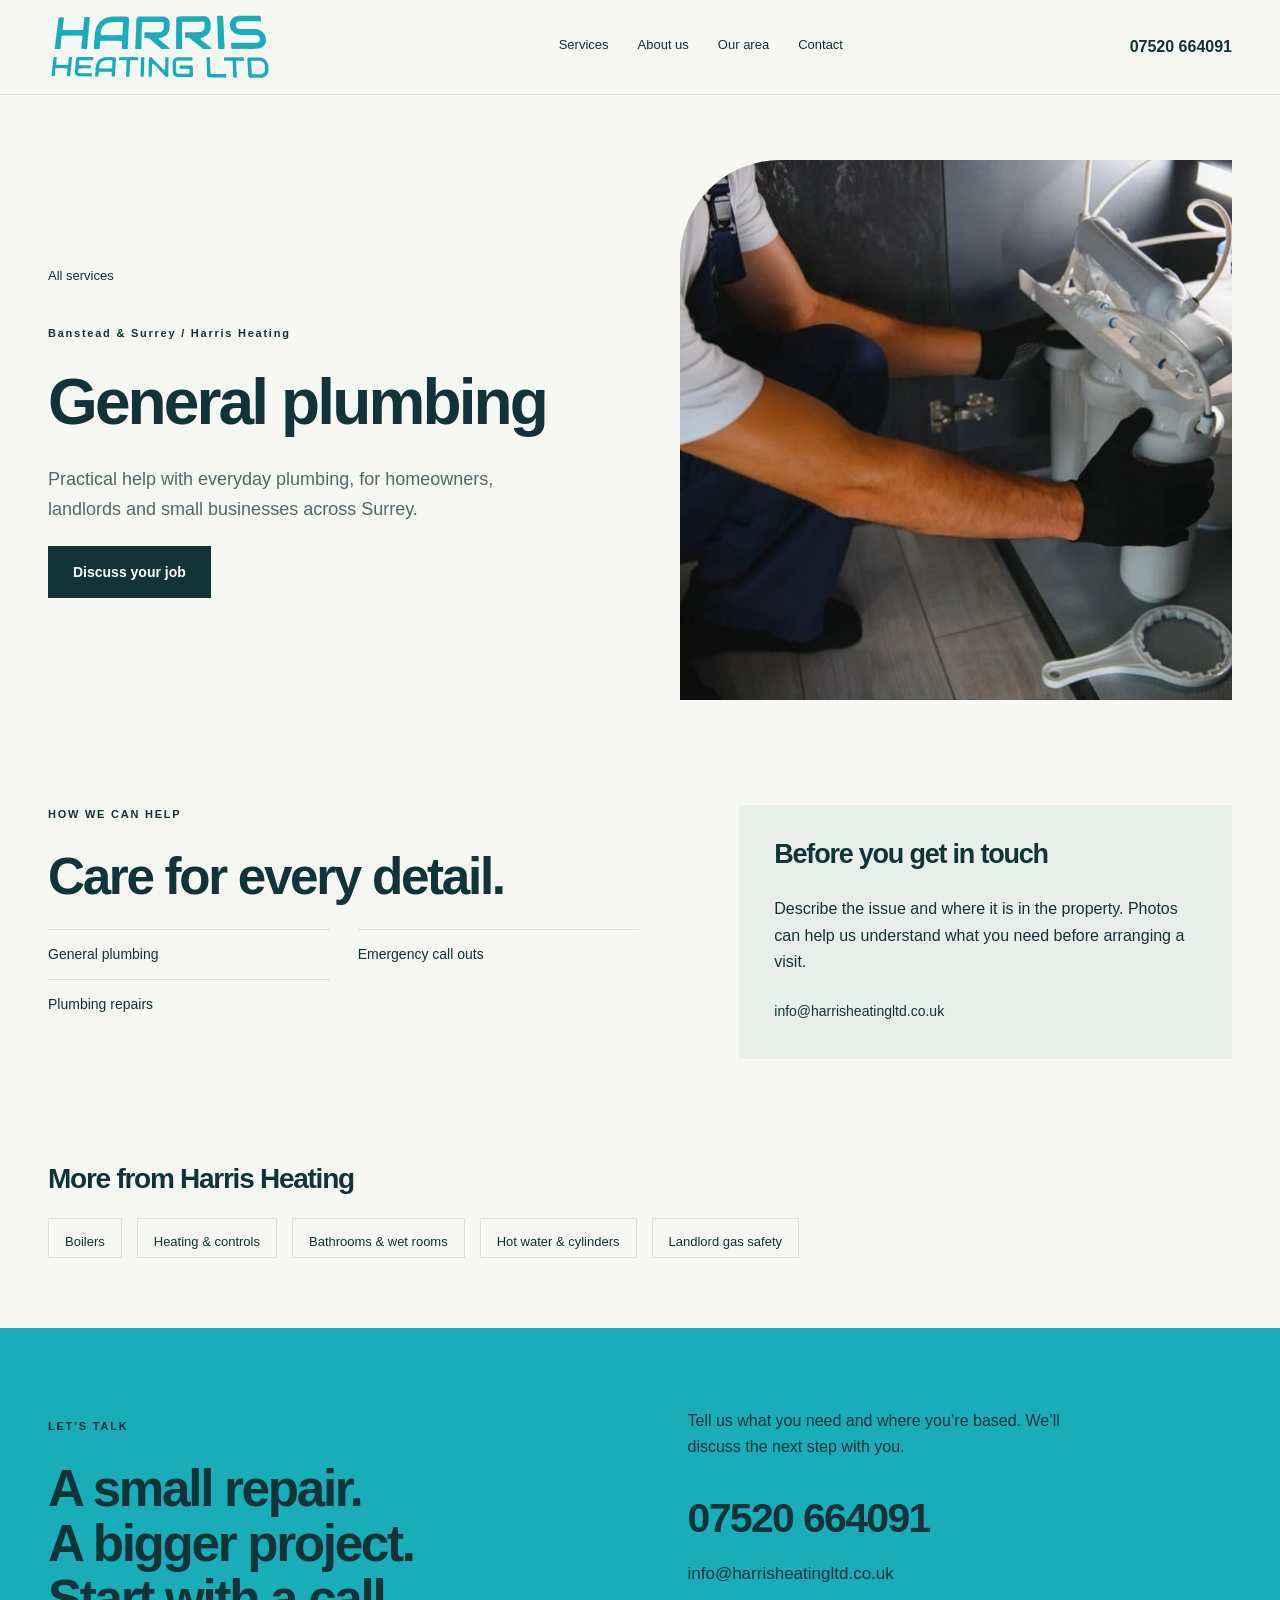
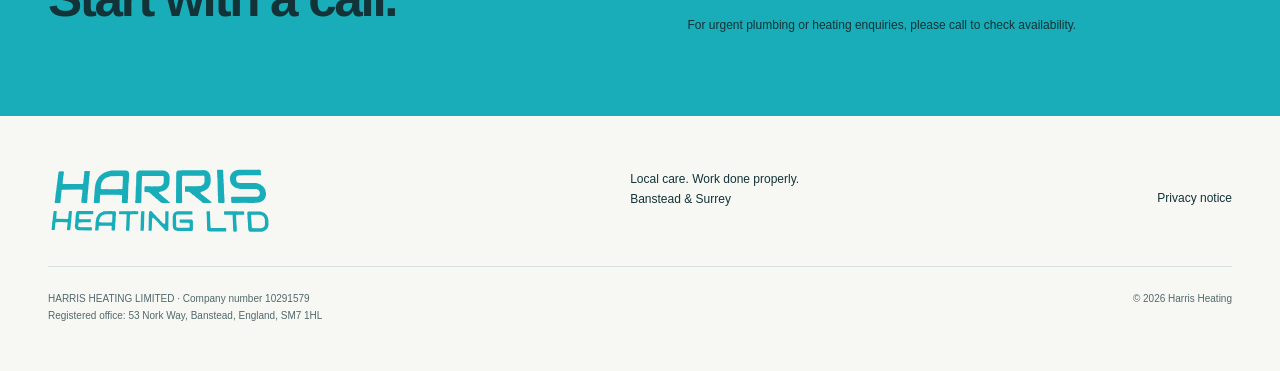
<file: plumbing.html>
<!doctype html><html lang="en-GB"><head><meta charset="utf-8"><meta name="viewport" content="width=device-width,initial-scale=1"><meta name="theme-color" content="#18adb8"><title>General plumbing in Surrey | Harris Heating</title><meta name="description" content="Practical help with everyday plumbing, for homeowners, landlords and small businesses across Surrey."><link rel="canonical" href="https://harrisheatingltd.co.uk/plumbing.html"><link rel="icon" href="favicon.ico" sizes="any"><link rel="icon" type="image/svg+xml" href="assets/favicon.svg"><link rel="apple-touch-icon" href="assets/apple-touch-icon.png"><link rel="stylesheet" href="style.css"><script src="script.js" defer></script></head><body data-page="plumbing"><div id="site"><a class="skip" href="#main">Skip to content</a><header><div class="nav-wrap"><a class="brand" href="index.html" aria-label="Harris Heating home"><img class="company-logo" src="assets/harris-heating-logo.svg" alt="Harris Heating Ltd" width="1020" height="320"></a><button class="menu" aria-controls="navigation" aria-expanded="false">Menu</button><nav id="navigation" aria-label="Main navigation"><a href="index.html#services">Services</a><a href="index.html#about">About us</a><a href="index.html#areas">Our area</a><a href="#contact">Contact</a></nav><a class="nav-call" href="tel:+447520664091">07520 664091</a></div></header><main id="main"><section class="wrap detail-hero"><div><a class="back" href="index.html#services">All services</a><p class="eyebrow">Banstead & Surrey / Harris Heating</p><h1>General plumbing</h1><p class="lead">Practical help with everyday plumbing, for homeowners, landlords and small businesses across Surrey.</p><a class="button" href="tel:+447520664091">Discuss your job</a></div><img class="detail-photo" src="assets/plumber-working.webp" alt="Plumbing work beneath a sink" width="1000" height="1200" fetchpriority="high"></section><section class="wrap detail-body"><div><p class="eyebrow">HOW WE CAN HELP</p><h2>Care for every detail.</h2><ul class="service-list"><li>General plumbing</li><li>Plumbing repairs</li><li>Emergency call outs</li></ul></div><aside><h3>Before you get in touch</h3><p>Describe the issue and where it is in the property. Photos can help us understand what you need before arranging a visit.</p><a href="mailto:info@harrisheatingltd.co.uk">info@harrisheatingltd.co.uk</a></aside></section><section class="wrap other"><h2>More from Harris Heating</h2><div class="related"><a href="boilers.html">Boilers</a><a href="heating.html">Heating & controls</a><a href="bathrooms.html">Bathrooms & wet rooms</a><a href="hot-water.html">Hot water & cylinders</a><a href="gas-safety.html">Landlord gas safety</a></div></section><section class="contact" id="contact"><div class="wrap contact-grid"><div><p class="eyebrow">LET’S TALK</p><h2>A small repair.<br>A bigger project.<br>Start with a call.</h2></div><div><p>Tell us what you need and where you’re based. We’ll discuss the next step with you.</p><a class="big-phone" href="tel:+447520664091">07520 664091</a><a class="email" href="mailto:info@harrisheatingltd.co.uk">info@harrisheatingltd.co.uk</a><p class="small">For urgent plumbing or heating enquiries, please call to check availability.</p></div></div></section></main><footer class="wrap"><div class="footer-top"><a class="brand" href="index.html"><img class="company-logo" src="assets/harris-heating-logo.svg" alt="Harris Heating Ltd" width="1020" height="320" loading="lazy"></a><p>Local care. Work done properly.<br>Banstead & Surrey</p><a href="privacy.html">Privacy notice</a></div><div class="legal"><p>HARRIS HEATING LIMITED · Company number 10291579<br>Registered office: 53 Nork Way, Banstead, England, SM7 1HL</p><p>© 2026 Harris Heating</p></div></footer><div class="mobile-call"><a class="button" href="tel:+447520664091">Call 07520 664091</a></div></div></body></html>
</file>
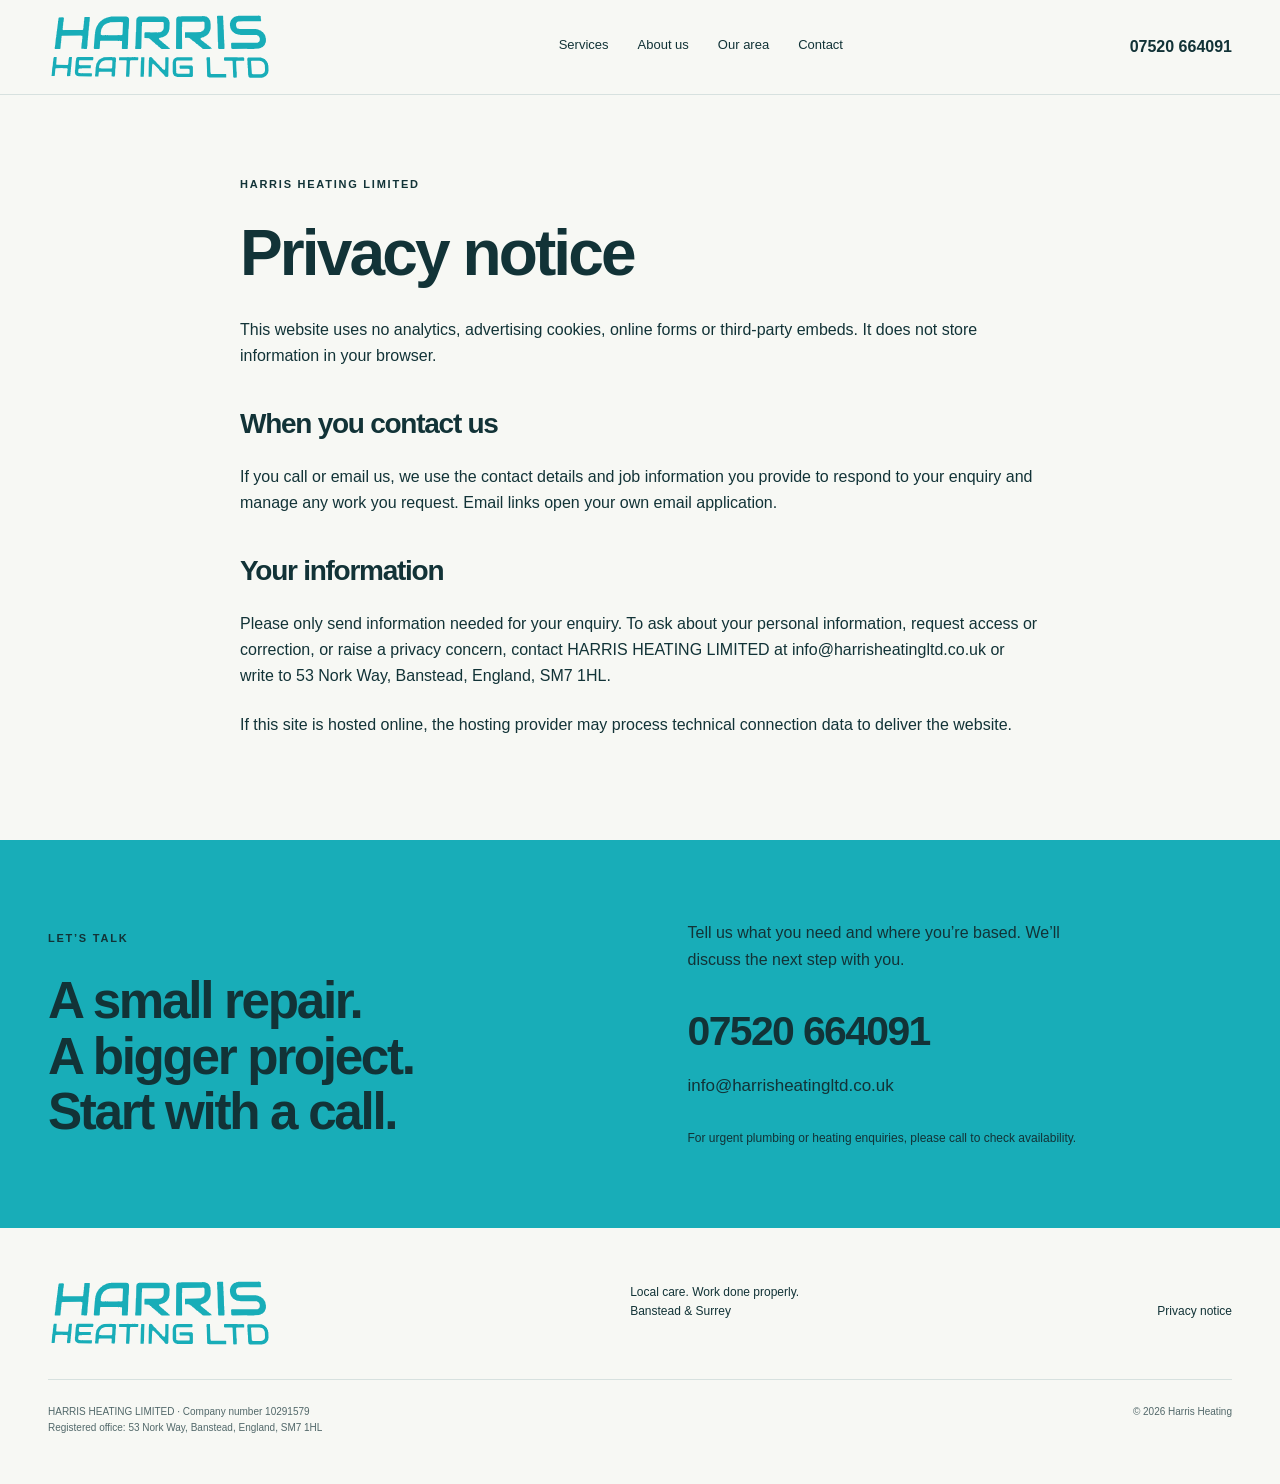
<file: privacy.html>
<!doctype html><html lang="en-GB"><head><meta charset="utf-8"><meta name="viewport" content="width=device-width,initial-scale=1"><meta name="theme-color" content="#18adb8"><title>Privacy notice | Harris Heating</title><meta name="description" content="How Harris Heating handles your enquiries."><link rel="canonical" href="https://harrisheatingltd.co.uk/privacy.html"><link rel="icon" href="favicon.ico" sizes="any"><link rel="icon" type="image/svg+xml" href="assets/favicon.svg"><link rel="apple-touch-icon" href="assets/apple-touch-icon.png"><link rel="stylesheet" href="style.css"><script src="script.js" defer></script></head><body data-page="privacy"><div id="site"><a class="skip" href="#main">Skip to content</a><header><div class="nav-wrap"><a class="brand" href="index.html" aria-label="Harris Heating home"><img class="company-logo" src="assets/harris-heating-logo.svg" alt="Harris Heating Ltd" width="1020" height="320"></a><button class="menu" aria-controls="navigation" aria-expanded="false">Menu</button><nav id="navigation" aria-label="Main navigation"><a href="index.html#services">Services</a><a href="index.html#about">About us</a><a href="index.html#areas">Our area</a><a href="#contact">Contact</a></nav><a class="nav-call" href="tel:+447520664091">07520 664091</a></div></header><main id="main"><section class="wrap privacy"><p class="eyebrow">HARRIS HEATING LIMITED</p><h1>Privacy notice</h1><p>This website uses no analytics, advertising cookies, online forms or third-party embeds. It does not store information in your browser.</p><h2>When you contact us</h2><p>If you call or email us, we use the contact details and job information you provide to respond to your enquiry and manage any work you request. Email links open your own email application.</p><h2>Your information</h2><p>Please only send information needed for your enquiry. To ask about your personal information, request access or correction, or raise a privacy concern, contact HARRIS HEATING LIMITED at <a href="mailto:info@harrisheatingltd.co.uk">info@harrisheatingltd.co.uk</a> or write to 53 Nork Way, Banstead, England, SM7 1HL.</p><p>If this site is hosted online, the hosting provider may process technical connection data to deliver the website.</p></section><section class="contact" id="contact"><div class="wrap contact-grid"><div><p class="eyebrow">LET’S TALK</p><h2>A small repair.<br>A bigger project.<br>Start with a call.</h2></div><div><p>Tell us what you need and where you’re based. We’ll discuss the next step with you.</p><a class="big-phone" href="tel:+447520664091">07520 664091</a><a class="email" href="mailto:info@harrisheatingltd.co.uk">info@harrisheatingltd.co.uk</a><p class="small">For urgent plumbing or heating enquiries, please call to check availability.</p></div></div></section></main><footer class="wrap"><div class="footer-top"><a class="brand" href="index.html"><img class="company-logo" src="assets/harris-heating-logo.svg" alt="Harris Heating Ltd" width="1020" height="320" loading="lazy"></a><p>Local care. Work done properly.<br>Banstead & Surrey</p><a href="privacy.html">Privacy notice</a></div><div class="legal"><p>HARRIS HEATING LIMITED · Company number 10291579<br>Registered office: 53 Nork Way, Banstead, England, SM7 1HL</p><p>© 2026 Harris Heating</p></div></footer><div class="mobile-call"><a class="button" href="tel:+447520664091">Call 07520 664091</a></div></div></body></html>
</file>
<file: style.css>
:root{--teal:#18adb8;--ink:#123337;--muted:#52686a;--paper:#f7f8f4;--line:#d7e1df}*{box-sizing:border-box}html{scroll-behavior:smooth;scroll-padding-top:110px}body{margin:0;background:var(--paper);color:var(--ink);font:16px/1.65 Arial,Helvetica,sans-serif}a{color:inherit;text-underline-offset:5px}button{font:inherit}img{max-width:100%;display:block;object-fit:cover}h1,h2,h3,p{margin-top:0}h1,h2,h3{line-height:1.08;letter-spacing:-.045em}h1{font-size:clamp(48px,6.3vw,88px);margin-bottom:28px}h2{font-size:clamp(34px,4vw,54px);font-weight:600;margin-bottom:24px}h3{font-size:27px}p{margin-bottom:22px}.wrap{max-width:1240px;width:calc(100% - 96px);margin:auto}.eyebrow{font-size:11px;font-weight:700;letter-spacing:.16em;margin-bottom:26px}.lead{font-size:18px;line-height:1.65;max-width:480px;color:var(--muted)}header{background:var(--paper);position:sticky;top:0;z-index:20;border-bottom:1px solid var(--line)}.nav-wrap{max-width:1340px;padding:23px 48px;margin:auto;display:flex;align-items:center;justify-content:space-between;gap:28px}.brand{text-decoration:none;display:block;flex-shrink:0}.brand strong{font-size:25px;letter-spacing:.07em;line-height:.95;display:block}.brand strong span{display:block;color:#087b85;font-size:20px;letter-spacing:.165em;margin-top:6px}.brand small{display:block;font-size:7px;letter-spacing:.13em;margin-top:10px}nav{display:flex;gap:29px}nav a{font-size:13px;text-decoration:none}nav a:hover{color:#087b85}.nav-call{font-size:16px;font-weight:700;text-decoration:none;border-bottom:2px solid var(--teal);padding:8px 0}.menu{display:none}.hero{padding:42px 0 0}.hero-grid{display:grid;grid-template-columns:1.1fr 1fr;gap:56px;align-items:center}.hero-copy{padding:38px 0}.hero h1 span{color:#087f89}.actions{display:flex;gap:12px;flex-wrap:wrap;margin:30px 0}.button{display:inline-flex;align-items:center;justify-content:center;min-height:52px;padding:13px 24px;background:var(--ink);color:white;text-decoration:none;font-size:14px;font-weight:700;border:1px solid var(--ink);transition:background .2s,transform .2s}.button:hover{background:#087b85;transform:translateY(-3px)}.secondary{background:transparent;color:var(--ink);border-color:#9bb0b0}.secondary:hover{color:white}.hero-foot{font-size:12px;margin:30px 0 0}.hero-image{height:590px;position:relative;overflow:hidden;border-radius:160px 0 0 0;background:#d5dcda}.hero-image>img{width:100%;height:100%;object-position:50% 44%;animation:image-enter 1.1s ease both}.hero-copy{animation:copy-enter .8s ease both}.photo-label{position:absolute;bottom:0;left:0;right:0;padding:70px 28px 26px;background:linear-gradient(transparent,rgba(10,30,32,.85));color:white}.photo-label span{display:block;font-size:9px;letter-spacing:.17em}.photo-label strong{display:block;font-size:19px;margin-top:8px}.trust{display:flex;align-items:center;justify-content:space-between;gap:24px;border-bottom:1px solid var(--line);padding:30px 0}.trust>div{display:flex;gap:20px;align-items:center}.trust img{width:54px;height:auto;object-fit:contain}.trust p{margin:0;font-size:12px;font-weight:700}.trust span{display:block;font-size:11px;color:var(--muted);font-weight:400}.section{padding-top:100px;padding-bottom:100px}.section-head{display:flex;align-items:end;justify-content:space-between;gap:70px;margin-bottom:42px}.section-head h2{margin-bottom:0}.section-head>p{max-width:345px;color:var(--muted);margin:0}.services{display:grid;grid-template-columns:repeat(3,1fr);gap:36px 25px}.service{text-decoration:none;display:block}.service>img{height:265px;width:100%;transition:filter .35s,transform .5s}.service:hover>img{filter:brightness(1.07);transform:translateY(-5px)}.service>div{position:relative;padding:24px 0 18px;border-bottom:1px solid #aebebc}.service h3{font-size:24px;letter-spacing:-.035em;margin:0 0 16px;padding-right:24px}.number{position:absolute;right:0;top:27px;font-size:11px;color:var(--muted)}.text-link{font-size:13px;text-decoration:underline;font-weight:700}.service-note{display:flex;justify-content:space-between;margin-top:40px;font-size:14px}.service-note p{margin:0}.about{background:#e8efeb;padding:85px 0}.about-grid{display:grid;grid-template-columns:1fr 1fr;gap:95px;align-items:center}.about-photo{position:relative}.about-photo img{width:100%;height:560px;object-position:45%}.about-photo>span{position:absolute;bottom:0;right:0;padding:18px 24px;background:var(--teal);font-size:10px;font-weight:700;letter-spacing:.14em}.about p:not(.eyebrow){color:var(--muted)}dl{margin:30px 0 0}dl>div{border-top:1px solid #c1cfca;padding:14px 0}dt{font-weight:700;font-size:14px}dd{margin:4px 0 0;font-size:13px;color:var(--muted)}.areas{display:grid;grid-template-columns:1fr 1fr;gap:95px;border-bottom:1px solid var(--line)}.areas>div:nth-child(2){padding-top:32px;max-width:470px}.faq{display:grid;grid-template-columns:1fr 1.3fr;gap:60px}details{border-top:1px solid var(--line);padding:20px 0}details:last-child{border-bottom:1px solid var(--line)}summary{cursor:pointer;list-style:none;display:flex;align-items:center;justify-content:space-between;gap:20px;font-size:16px;font-weight:700}summary::-webkit-details-marker{display:none}summary span{font-size:23px;font-weight:400;transition:transform .2s}details[open] summary span{transform:rotate(45deg)}details p{font-size:14px;color:var(--muted);margin:15px 32px 0 0}.contact{background:var(--teal);padding:80px 0}.contact-grid{display:grid;grid-template-columns:1fr 1fr;gap:95px;align-items:center}.contact h2{margin:0}.contact-grid>div>p:not(.eyebrow){max-width:400px}.big-phone{font-size:clamp(28px,3.2vw,43px);font-weight:700;letter-spacing:-.04em;text-decoration:none;display:block;margin:25px 0 7px}.email{font-size:17px;overflow-wrap:anywhere}.small{font-size:12px;margin:28px 0 0}footer{padding:50px 0 25px}.footer-top{display:flex;align-items:center;justify-content:space-between;gap:25px}.footer-top p,.footer-top>a:last-child{font-size:12px}.legal{border-top:1px solid var(--line);display:flex;justify-content:space-between;gap:24px;margin-top:30px;padding-top:24px;font-size:10px;color:var(--muted)}.mobile-call{display:none}.skip{position:fixed;left:15px;top:-100px;z-index:50;background:white;padding:15px}.skip:focus{top:10px}:focus-visible{outline:3px solid #067b86;outline-offset:5px}.detail-hero{padding:65px 0;display:grid;grid-template-columns:1fr 1fr;gap:80px;align-items:center}.detail-hero h1{font-size:clamp(44px,5vw,72px)}.detail-hero .eyebrow{margin-top:35px}.back{font-size:13px}.detail-photo{height:540px;width:100%;border-radius:100px 0 0 0}.detail-body{display:grid;grid-template-columns:1.2fr 1fr;gap:100px;padding:40px 0 80px}.service-list{list-style:none;padding:0;columns:2;column-gap:28px}.service-list li{border-top:1px solid var(--line);padding:13px 0;font-size:14px;break-inside:avoid}.detail-body aside{background:#e8efeb;padding:35px;align-self:start}.detail-body aside a{font-size:14px;overflow-wrap:anywhere}.other{padding:25px 0 70px}.other h2{font-size:28px}.related{display:flex;gap:15px;flex-wrap:wrap}.related a{border:1px solid var(--line);padding:12px 16px;font-size:13px}.privacy{padding:80px 0;max-width:800px}.privacy h1{font-size:64px}.privacy h2{font-size:28px;margin-top:40px}.animate{opacity:0;transform:translateY(28px);transition:opacity .75s ease,transform .75s ease}.animate.visible{opacity:1;transform:none}.services .animate:nth-child(3n+2){transition-delay:.08s}.services .animate:nth-child(3n+3){transition-delay:.16s}@keyframes image-enter{from{transform:scale(1.07);opacity:.4}to{transform:scale(1);opacity:1}}@keyframes copy-enter{from{opacity:0;transform:translateY(20px)}to{opacity:1;transform:none}}@media(min-width:1500px){.hero-grid{gap:90px}}@media(max-width:1000px){.wrap{width:calc(100% - 48px)}.nav-wrap{padding:20px 24px;gap:20px}nav{gap:18px}.hero-grid{gap:28px}.hero-image{height:540px}.about-grid,.contact-grid,.areas{gap:45px}.services{gap:25px 18px}.service h3{font-size:20px}.trust{gap:15px}.trust>p{font-size:11px}.detail-hero,.detail-body{gap:40px}}@media(max-width:760px){html{scroll-padding-top:100px}.nav-wrap{padding:17px 20px;flex-wrap:wrap}.brand strong{font-size:21px}.brand strong span{font-size:17px}.brand small{font-size:6px}.nav-call{margin-left:auto;font-size:13px}.menu{display:block;border:1px solid #aebebc;background:transparent;padding:7px 11px;font-size:12px;order:3}nav{display:none;order:4;width:100%;padding:15px 0 5px;flex-wrap:wrap;gap:23px}nav.open{display:flex}.wrap{width:calc(100% - 40px)}.hero{padding-top:22px}.hero-grid{grid-template-columns:1fr;gap:12px}.hero-copy{padding:25px 0 20px}.hero h1{font-size:clamp(48px,10vw,70px)}.eyebrow{font-size:9px;margin-bottom:22px}.lead{font-size:17px}.hero-image{height:390px;border-radius:100px 0 0 0}.hero-image img{object-position:50% 40%}.hero-foot{margin-top:25px}.trust{flex-wrap:wrap;padding:25px 0;gap:20px 10px}.trust>div{width:100%;gap:15px}.trust img{width:43px}.trust>p{font-size:10px}.section{padding-top:65px;padding-bottom:65px}.section-head{display:block;margin-bottom:30px}.section-head>p{margin-top:25px;max-width:100%}.services{grid-template-columns:1fr 1fr;gap:26px 16px}.service>img{height:220px}.service h3{font-size:20px}.number{display:none}.service>div{padding:18px 0}.service h3{padding:0;min-height:44px}.text-link{font-size:12px}.service-note{display:block;margin-top:25px}.service-note p{margin-bottom:5px}.about{padding:55px 0}.about-grid{display:flex;flex-direction:column-reverse;gap:30px}.about-photo{width:100%}.about-photo img{height:340px}.areas,.faq,.contact-grid{grid-template-columns:1fr;gap:20px}.areas>div:nth-child(2){padding:0}.areas h2{margin-bottom:0}.contact{padding:60px 0}.contact-grid{gap:30px}.footer-top{flex-wrap:wrap;align-items:start}.footer-top p{margin:0}.legal{display:block}.legal p{margin-bottom:15px}footer{padding-bottom:90px}.mobile-call{display:block;position:fixed;bottom:0;left:0;right:0;z-index:25;padding:8px 20px;background:var(--paper);border-top:1px solid var(--line)}.mobile-call .button{width:100%;min-height:45px;padding:8px}.detail-hero{grid-template-columns:1fr;gap:35px;padding:40px 0}.detail-photo{height:420px}.detail-body{grid-template-columns:1fr;gap:25px;padding:25px 0 50px}.detail-body aside{padding:25px}.privacy{padding:50px 0}.privacy h1{font-size:48px}}@media(max-width:380px){.nav-call{font-size:12px}.nav-wrap{gap:12px}.services{grid-template-columns:1fr}.service h3{min-height:0}.hero-image{height:330px}}@media(prefers-reduced-motion:reduce){html{scroll-behavior:auto}*,*::before,*::after{animation:none!important;transition:none!important}.animate{opacity:1;transform:none}}
:root{--logo-background:#221f1e}header{background:var(--logo-background);color:#f7f8f4;border-bottom-color:#373636}.company-logo{width:224px;height:auto;object-fit:contain}.nav-wrap{padding-top:12px;padding-bottom:12px}header .nav-call{color:#f7f8f4}header nav a:hover{color:#18adb8}header .menu{color:#f7f8f4;border-color:#708181}.footer-top .brand{background:var(--logo-background)}header :focus-visible{outline-color:#18adb8}@media(max-width:1000px){.company-logo{width:185px}}@media(max-width:760px){.company-logo{width:132px}.nav-wrap{padding-top:14px;padding-bottom:14px;gap:12px}.footer-top .company-logo{width:185px}}

/* Direction-aware header; transparent vector logo on the light footer. */
header{transition:transform .28s ease;will-change:transform}header.header-hidden{transform:translateY(-105%);pointer-events:none}header:has(:focus-visible){transform:translateY(0);pointer-events:auto}.footer-top .brand{background:transparent}.footer-top .company-logo{width:224px;height:auto}@media(max-width:760px){.footer-top .company-logo{width:185px}}

/* Original light header with the transparent vector wordmark. */
header{background:var(--paper);color:var(--ink);border-bottom-color:var(--line)}header .nav-call{color:var(--ink)}header nav a:hover{color:#087b85}header .menu{color:var(--ink);border-color:#aebebc}header :focus-visible{outline-color:#087b85}

/* Text-link underlines reveal on hover and keyboard focus. */
a{text-decoration:none}
nav a,.back,.related a,.footer-top>a:last-child,.privacy a:not([href^="mailto:"]),a.text-link,.service .text-link{
 background-image:linear-gradient(currentColor,currentColor);
 background-repeat:no-repeat;
 background-position:0 100%;
 background-size:0 2px;
 transition:background-size .28s ease,color .2s ease;
 text-decoration:none;
 padding-bottom:4px;
}
@media(hover:hover){
 nav a:hover,.back:hover,.related a:hover,.footer-top>a:last-child:hover,.privacy a:not([href^="mailto:"]):hover,a.text-link:hover,.service:hover .text-link{background-size:100% 2px}
}
nav a:focus-visible,.back:focus-visible,.related a:focus-visible,.footer-top>a:last-child:focus-visible,.privacy a:not([href^="mailto:"]):focus-visible,a.text-link:focus-visible,.service:focus-visible .text-link{background-size:100% 2px}
.service .text-link{display:inline-block}
a[href^="tel:"],a[href^="mailto:"]{text-decoration:none;background-image:none}
.nav-call{border-bottom:0}
@media(max-width:760px){header .menu{border:0;background:transparent;min-height:44px;min-width:44px;padding:8px 5px;cursor:pointer;transition:color .2s ease}header .menu:hover{color:#087b85}}
</file>
